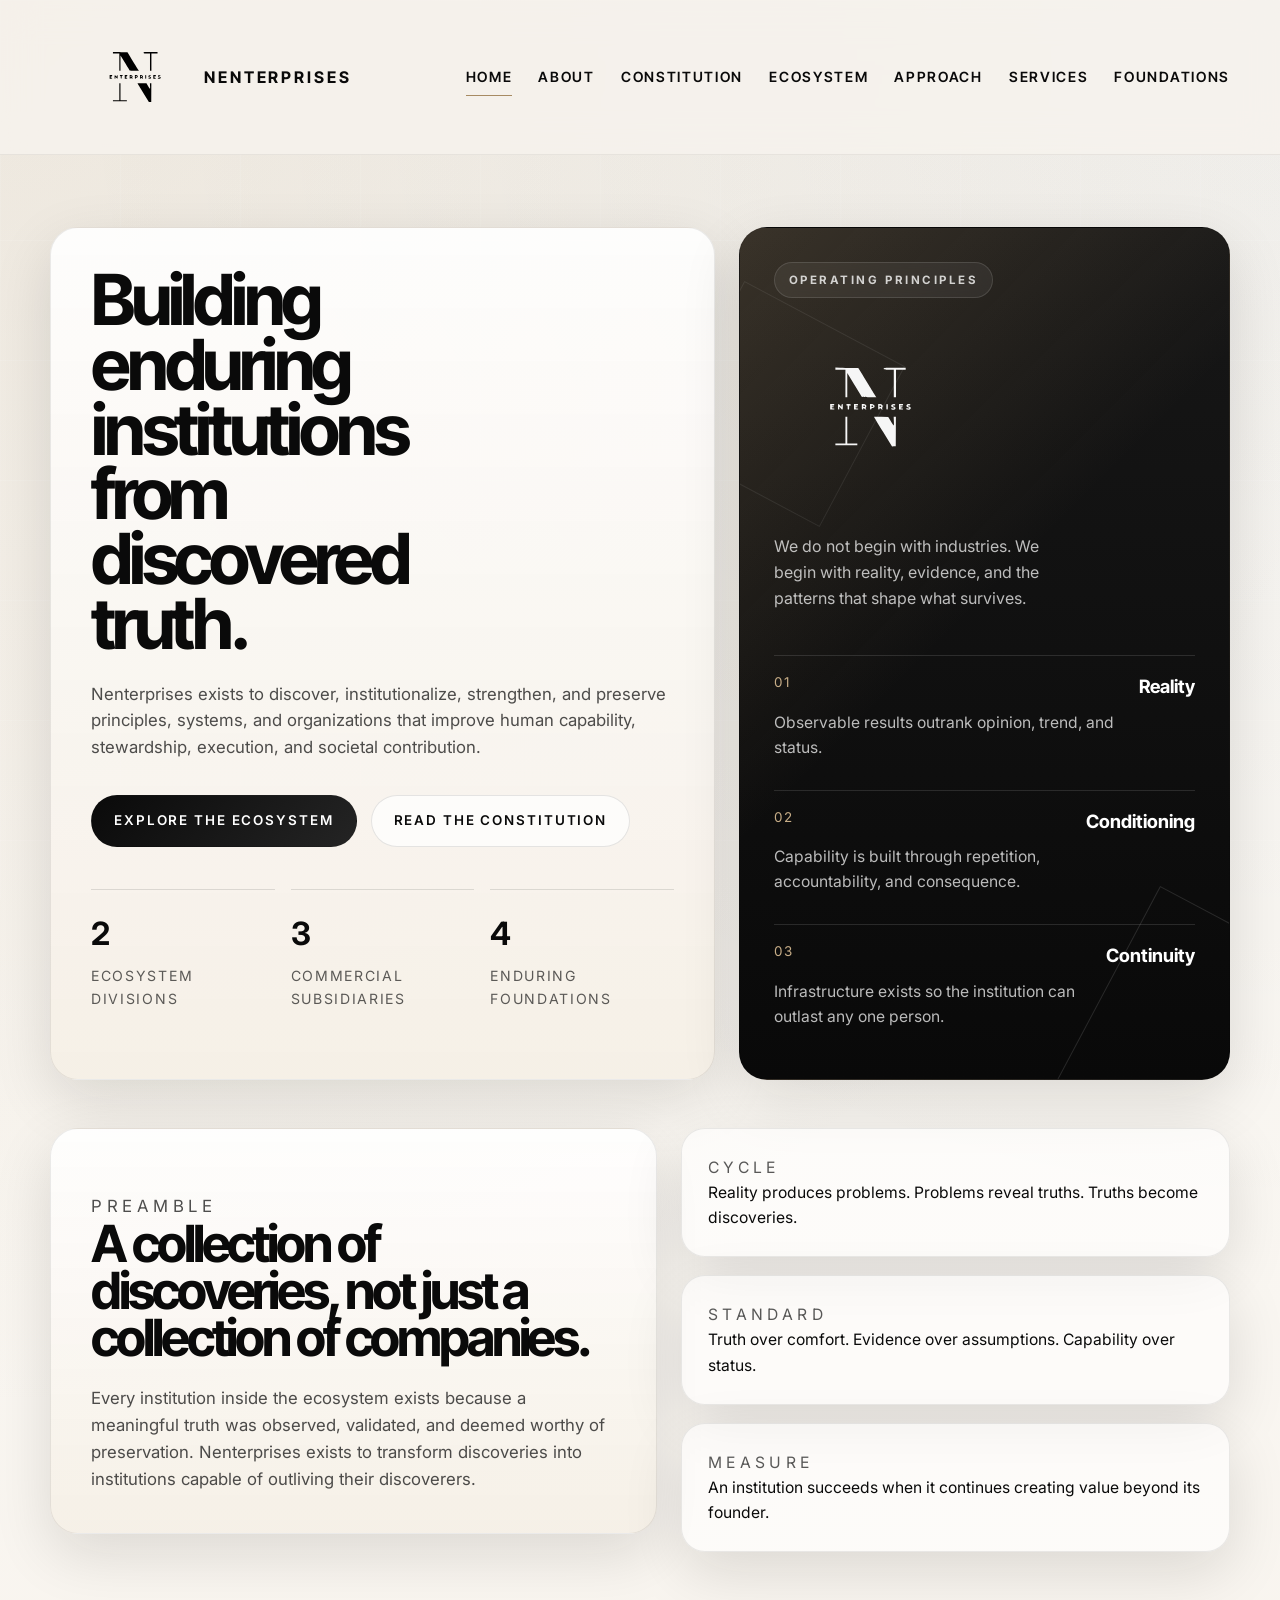
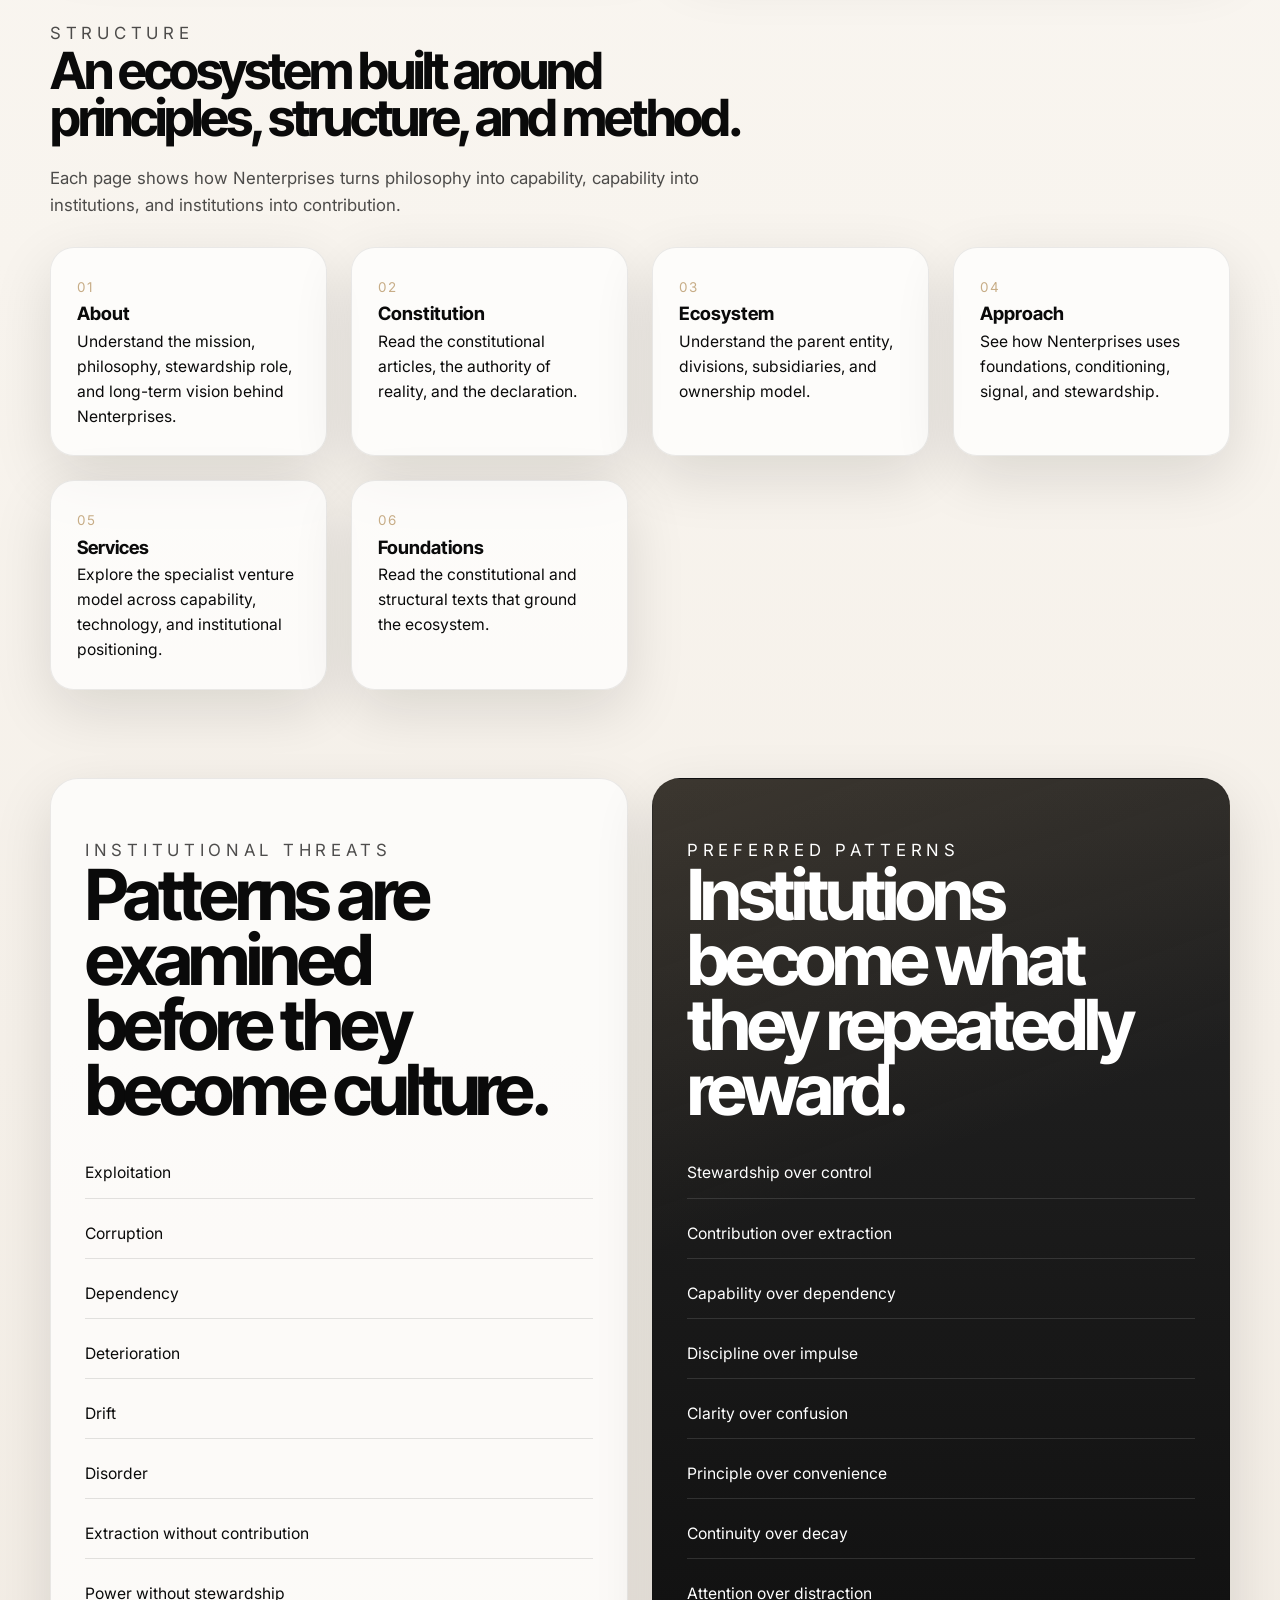
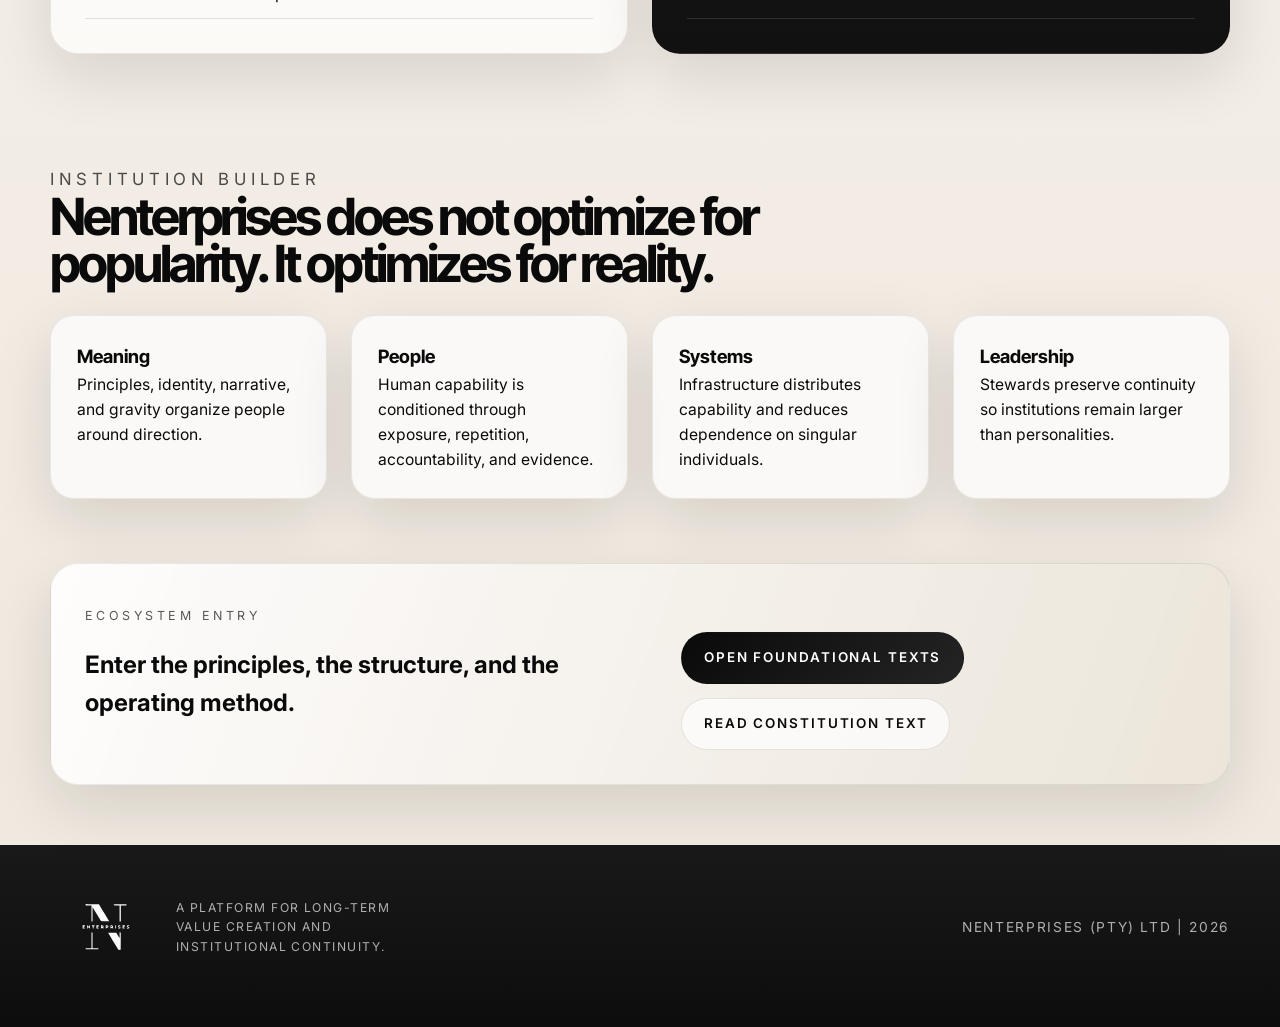
<file: index.html>
<!DOCTYPE html>
<html lang="en">
<head>
  <meta charset="UTF-8">
  <meta name="viewport" content="width=device-width, initial-scale=1.0">
  <title>Nenterprises | Building Institutions That Outlast Their Founders</title>
  <meta
    name="description"
    content="Nenterprises is the parent institution that transforms discovered principles into enduring institutions, systems, and companies."
  >
  <link rel="canonical" href="https://nenterprises.co.za/">
  <link rel="stylesheet" href="styles.css">
</head>
<body>
  <header class="site-header">
    <div class="container header-shell">
      <a class="brand-lockup" href="./" aria-label="Nenterprises home">
        <img class="brand-mark brand-mark-header" src="assets/logo-showcase.svg" alt="" aria-hidden="true">
        <span class="brand-wordmark" aria-hidden="true">NENTERPRISES</span>
      </a>

      <button class="nav-toggle" type="button" aria-expanded="false" aria-controls="site-nav" aria-label="Toggle navigation">
        <span></span>
        <span></span>
      </button>

      <nav class="site-nav" id="site-nav" aria-label="Primary">
        <a aria-current="page" href="./">Home</a>
        <a href="about/">About</a>
        <a href="constitution/">Constitution</a>
        <a href="ecosystem/">Ecosystem</a>
        <a href="approach/">Approach</a>
        <a href="services/">Services</a>
        <a href="documents/">Foundations</a>
      </nav>
    </div>
  </header>

  <main id="main">
    <section class="hero">
      <div class="container hero-grid">
        <div class="hero-copy" data-reveal>
          <h1>Building enduring institutions from discovered truth.</h1>
          <p class="hero-summary">
            Nenterprises exists to discover, institutionalize, strengthen, and preserve principles,
            systems, and organizations that improve human capability, stewardship, execution, and
            societal contribution.
          </p>
          <div class="hero-actions">
            <a class="button button-dark" href="ecosystem/">Explore the ecosystem</a>
            <a class="button button-light" href="constitution/">Read the constitution</a>
          </div>
          <dl class="hero-metrics">
            <div>
              <dt>2</dt>
              <dd>ecosystem divisions</dd>
            </div>
            <div>
              <dt>3</dt>
              <dd>commercial subsidiaries</dd>
            </div>
            <div>
              <dt>4</dt>
              <dd>enduring foundations</dd>
            </div>
          </dl>
        </div>

        <aside class="hero-panel" data-reveal>
          <div class="hero-panel-frame">
            <p class="panel-label">Operating Principles</p>
            <div class="hero-panel-mark">
              <img class="brand-mark large brand-mark-hero" src="assets/logo-showcase.svg" alt="" aria-hidden="true">
              <div class="hero-panel-copy">
                <p>
                  We do not begin with industries. We begin with reality, evidence, and the patterns
                  that shape what survives.
                </p>
              </div>
            </div>

            <div class="panel-principles">
              <article>
                <span>01</span>
                <h3>Reality</h3>
                <p>Observable results outrank opinion, trend, and status.</p>
              </article>
              <article>
                <span>02</span>
                <h3>Conditioning</h3>
                <p>Capability is built through repetition, accountability, and consequence.</p>
              </article>
              <article>
                <span>03</span>
                <h3>Continuity</h3>
                <p>Infrastructure exists so the institution can outlast any one person.</p>
              </article>
            </div>
          </div>
        </aside>
      </div>
    </section>

    <section class="manifesto">
      <div class="container manifesto-grid">
        <div class="manifesto-copy" data-reveal>
          <p class="eyebrow">Preamble</p>
          <h2>A collection of discoveries, not just a collection of companies.</h2>
          <p>
            Every institution inside the ecosystem exists because a meaningful truth was observed,
            validated, and deemed worthy of preservation. Nenterprises exists to transform discoveries
            into institutions capable of outliving their discoverers.
          </p>
        </div>
        <div class="manifesto-notes" data-reveal>
          <article>
            <p class="note-kicker">Cycle</p>
            <p>Reality produces problems. Problems reveal truths. Truths become discoveries.</p>
          </article>
          <article>
            <p class="note-kicker">Standard</p>
            <p>Truth over comfort. Evidence over assumptions. Capability over status.</p>
          </article>
          <article>
            <p class="note-kicker">Measure</p>
            <p>An institution succeeds when it continues creating value beyond its founder.</p>
          </article>
        </div>
      </div>
    </section>

    <section class="content-section">
      <div class="container">
        <div class="section-heading" data-reveal>
          <p class="eyebrow">Structure</p>
          <h2>An ecosystem built around principles, structure, and method.</h2>
          <p>
            Each page shows how Nenterprises turns philosophy into capability, capability into
            institutions, and institutions into contribution.
          </p>
        </div>
        <div class="site-map-grid">
          <a class="map-card" href="about/" data-reveal>
            <span>01</span>
            <h3>About</h3>
            <p>Understand the mission, philosophy, stewardship role, and long-term vision behind Nenterprises.</p>
          </a>
          <a class="map-card" href="constitution/" data-reveal>
            <span>02</span>
            <h3>Constitution</h3>
            <p>Read the constitutional articles, the authority of reality, and the declaration.</p>
          </a>
          <a class="map-card" href="ecosystem/" data-reveal>
            <span>03</span>
            <h3>Ecosystem</h3>
            <p>Understand the parent entity, divisions, subsidiaries, and ownership model.</p>
          </a>
          <a class="map-card" href="approach/" data-reveal>
            <span>04</span>
            <h3>Approach</h3>
            <p>See how Nenterprises uses foundations, conditioning, signal, and stewardship.</p>
          </a>
          <a class="map-card" href="services/" data-reveal>
            <span>05</span>
            <h3>Services</h3>
            <p>Explore the specialist venture model across capability, technology, and institutional positioning.</p>
          </a>
          <a class="map-card" href="documents/" data-reveal>
            <span>06</span>
            <h3>Foundations</h3>
            <p>Read the constitutional and structural texts that ground the ecosystem.</p>
          </a>
        </div>
      </div>
    </section>

    <section class="content-section">
      <div class="container split-grid">
        <div class="standards-column" data-reveal>
          <p class="eyebrow">Institutional Threats</p>
          <h2>Patterns are examined before they become culture.</h2>
          <ul class="signal-list">
            <li>Exploitation</li>
            <li>Corruption</li>
            <li>Dependency</li>
            <li>Deterioration</li>
            <li>Drift</li>
            <li>Disorder</li>
            <li>Extraction without contribution</li>
            <li>Power without stewardship</li>
          </ul>
        </div>
        <div class="standards-column positive" data-reveal>
          <p class="eyebrow">Preferred Patterns</p>
          <h2>Institutions become what they repeatedly reward.</h2>
          <ul class="signal-list">
            <li>Stewardship over control</li>
            <li>Contribution over extraction</li>
            <li>Capability over dependency</li>
            <li>Discipline over impulse</li>
            <li>Clarity over confusion</li>
            <li>Principle over convenience</li>
            <li>Continuity over decay</li>
            <li>Attention over distraction</li>
          </ul>
        </div>
      </div>
    </section>

    <section class="content-section">
      <div class="container">
        <div class="section-heading" data-reveal>
          <p class="eyebrow">Institution Builder</p>
          <h2>Nenterprises does not optimize for popularity. It optimizes for reality.</h2>
        </div>
        <div class="feature-grid">
          <article class="feature-card" data-reveal>
            <h3>Meaning</h3>
            <p>Principles, identity, narrative, and gravity organize people around direction.</p>
          </article>
          <article class="feature-card" data-reveal>
            <h3>People</h3>
            <p>Human capability is conditioned through exposure, repetition, accountability, and evidence.</p>
          </article>
          <article class="feature-card" data-reveal>
            <h3>Systems</h3>
            <p>Infrastructure distributes capability and reduces dependence on singular individuals.</p>
          </article>
          <article class="feature-card" data-reveal>
            <h3>Leadership</h3>
            <p>Stewards preserve continuity so institutions remain larger than personalities.</p>
          </article>
        </div>
      </div>
    </section>

    <section class="cta-band">
      <div class="container cta-band-shell" data-reveal>
        <div>
          <p class="eyebrow">Ecosystem Entry</p>
          <h2>Enter the principles, the structure, and the operating method.</h2>
        </div>
        <div class="hero-actions">
          <a class="button button-dark" href="documents/">Open foundational texts</a>
          <a class="button button-light" href="constitution/">Read constitution text</a>
        </div>
      </div>
    </section>
  </main>

  <footer class="site-footer">
    <div class="container footer-shell">
      <div class="footer-brand">
        <img class="brand-mark footer-mark" src="assets/logo-showcase.svg" alt="" aria-hidden="true">
        <div>
          <small>A platform for long-term value creation and institutional continuity.</small>
        </div>
      </div>
      <p class="footer-meta">Nenterprises (Pty) Ltd | <span id="year"></span></p>
    </div>
  </footer>

  <script src="script.js"></script>
</body>
</html>
</file>
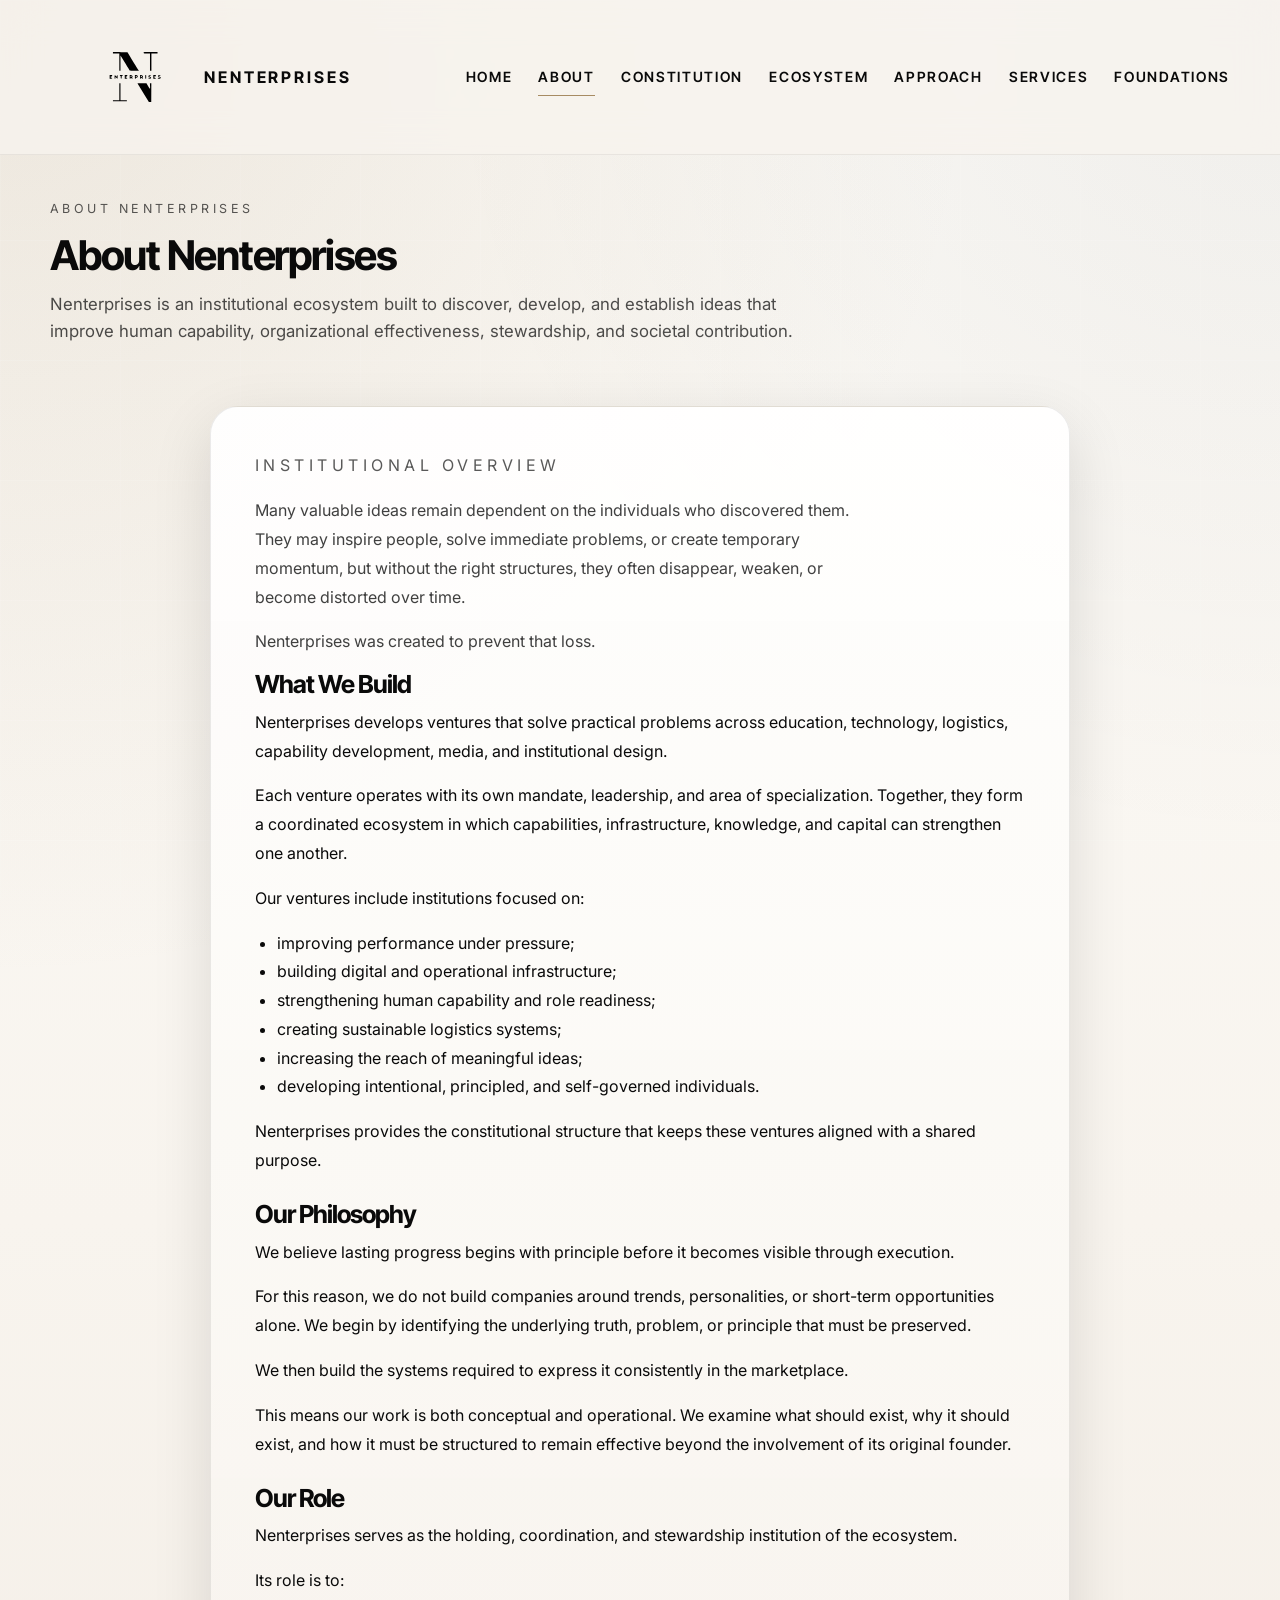
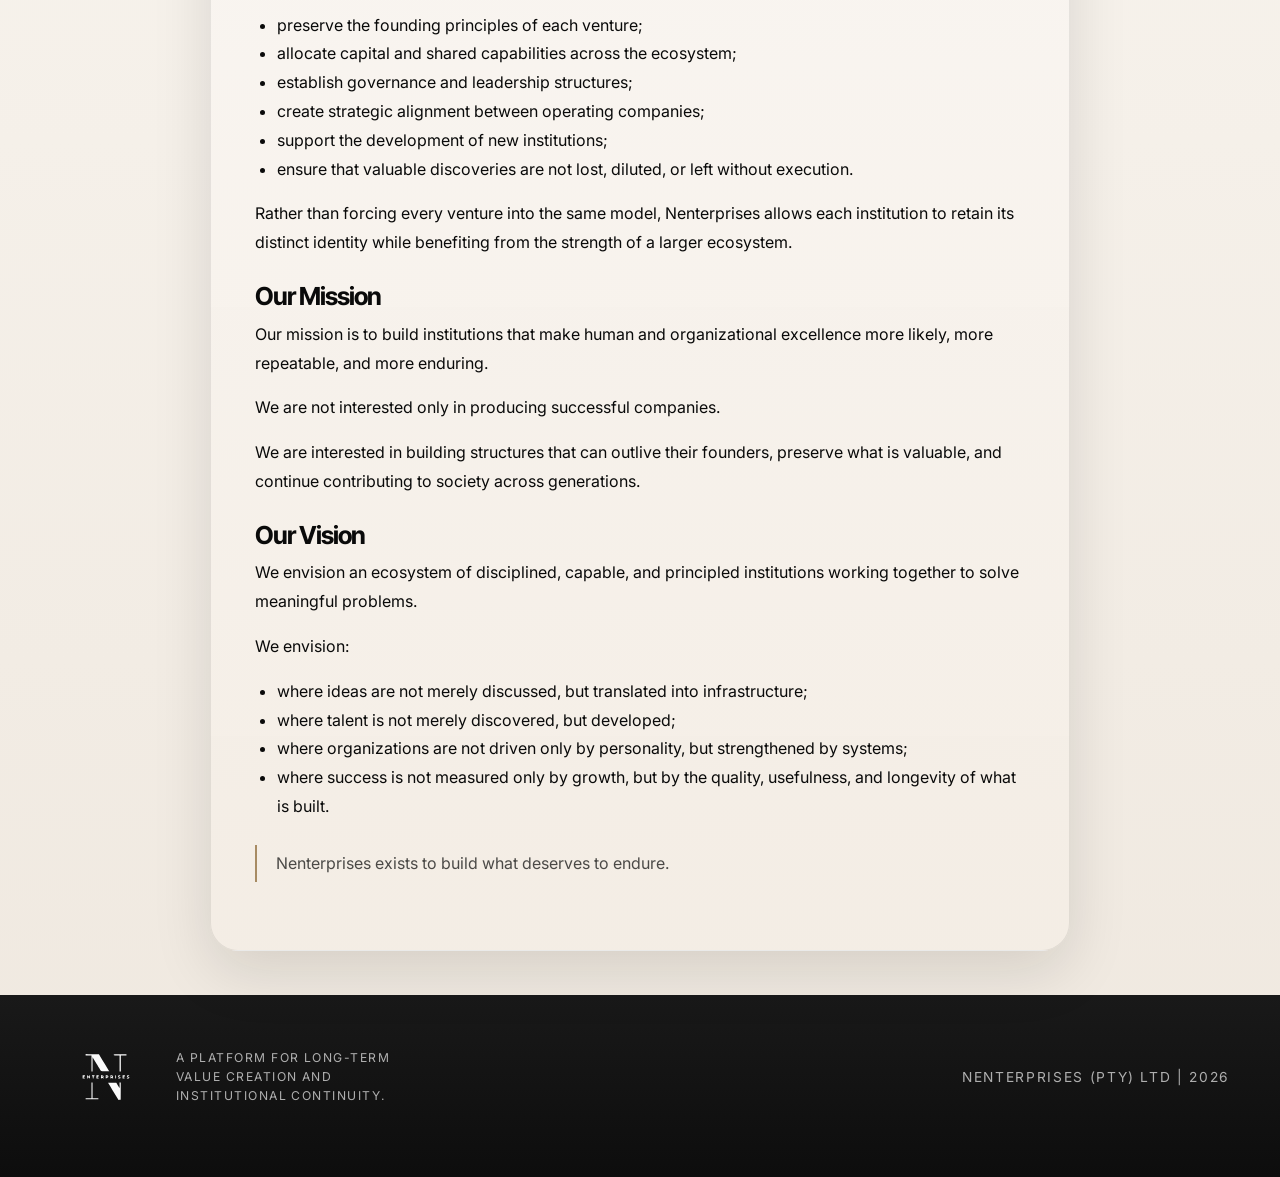
<file: about/index.html>
<!DOCTYPE html>
<html lang="en">
<head>
  <meta charset="UTF-8">
  <meta name="viewport" content="width=device-width, initial-scale=1.0">
  <title>About Nenterprises | Building What Deserves to Endure</title>
  <meta
    name="description"
    content="Learn how Nenterprises discovers, develops, and establishes ideas into enduring institutions that strengthen human capability, stewardship, and societal contribution."
  >
  <link rel="canonical" href="https://nenterprises.co.za/about/">
  <link rel="stylesheet" href="../styles.css">
</head>
<body>
  <header class="site-header">
    <div class="container header-shell">
      <a class="brand-lockup" href="../" aria-label="Nenterprises home">
        <img class="brand-mark brand-mark-header" src="../assets/logo-showcase.svg" alt="" aria-hidden="true">
        <span class="brand-wordmark" aria-hidden="true">NENTERPRISES</span>
      </a>

      <button class="nav-toggle" type="button" aria-expanded="false" aria-controls="site-nav" aria-label="Toggle navigation">
        <span></span>
        <span></span>
      </button>

      <nav class="site-nav" id="site-nav" aria-label="Primary">
        <a href="../">Home</a>
        <a aria-current="page" href="./">About</a>
        <a href="../constitution/">Constitution</a>
        <a href="../ecosystem/">Ecosystem</a>
        <a href="../approach/">Approach</a>
        <a href="../services/">Services</a>
        <a href="../documents/">Foundations</a>
      </nav>
    </div>
  </header>

  <main id="main">
    <section class="page-hero about-page-hero">
      <div class="container">
        <div data-reveal>
          <p class="eyebrow">About Nenterprises</p>
          <h1 class="page-title about-page-title">About Nenterprises</h1>
          <p class="page-summary">
            Nenterprises is an institutional ecosystem built to discover, develop, and establish ideas
            that improve human capability, organizational effectiveness, stewardship, and societal contribution.
          </p>
        </div>
      </div>
    </section>

    <section class="content-section">
      <div class="container">
        <article class="about-document nenterprises-prose" data-reveal>
          <p class="eyebrow">Institutional Overview</p>
          <p class="about-document-lead">
            Many valuable ideas remain dependent on the individuals who discovered them. They may
            inspire people, solve immediate problems, or create temporary momentum, but without the
            right structures, they often disappear, weaken, or become distorted over time.
          </p>
          <p class="about-document-lead">Nenterprises was created to prevent that loss.</p>

          <h2>What We Build</h2>
          <p>
            Nenterprises develops ventures that solve practical problems across education,
            technology, logistics, capability development, media, and institutional design.
          </p>
          <p>
            Each venture operates with its own mandate, leadership, and area of specialization.
            Together, they form a coordinated ecosystem in which capabilities, infrastructure,
            knowledge, and capital can strengthen one another.
          </p>
          <p>Our ventures include institutions focused on:</p>
          <ul>
            <li>improving performance under pressure;</li>
            <li>building digital and operational infrastructure;</li>
            <li>strengthening human capability and role readiness;</li>
            <li>creating sustainable logistics systems;</li>
            <li>increasing the reach of meaningful ideas;</li>
            <li>developing intentional, principled, and self-governed individuals.</li>
          </ul>
          <p>
            Nenterprises provides the constitutional structure that keeps these ventures aligned
            with a shared purpose.
          </p>

          <h2>Our Philosophy</h2>
          <p>
            We believe lasting progress begins with principle before it becomes visible through
            execution.
          </p>
          <p>
            For this reason, we do not build companies around trends, personalities, or short-term
            opportunities alone. We begin by identifying the underlying truth, problem, or
            principle that must be preserved.
          </p>
          <p>We then build the systems required to express it consistently in the marketplace.</p>
          <p>
            This means our work is both conceptual and operational. We examine what should exist,
            why it should exist, and how it must be structured to remain effective beyond the
            involvement of its original founder.
          </p>

          <h2>Our Role</h2>
          <p>Nenterprises serves as the holding, coordination, and stewardship institution of the ecosystem.</p>
          <p>Its role is to:</p>
          <ul>
            <li>preserve the founding principles of each venture;</li>
            <li>allocate capital and shared capabilities across the ecosystem;</li>
            <li>establish governance and leadership structures;</li>
            <li>create strategic alignment between operating companies;</li>
            <li>support the development of new institutions;</li>
            <li>ensure that valuable discoveries are not lost, diluted, or left without execution.</li>
          </ul>
          <p>
            Rather than forcing every venture into the same model, Nenterprises allows each
            institution to retain its distinct identity while benefiting from the strength of a
            larger ecosystem.
          </p>

          <h2>Our Mission</h2>
          <p>
            Our mission is to build institutions that make human and organizational excellence more
            likely, more repeatable, and more enduring.
          </p>
          <p>We are not interested only in producing successful companies.</p>
          <p>
            We are interested in building structures that can outlive their founders, preserve what
            is valuable, and continue contributing to society across generations.
          </p>

          <h2>Our Vision</h2>
          <p>
            We envision an ecosystem of disciplined, capable, and principled institutions working
            together to solve meaningful problems.
          </p>

          <p>We envision:</p>
          <ul>
            <li>where ideas are not merely discussed, but translated into infrastructure;</li>
            <li>where talent is not merely discovered, but developed;</li>
            <li>where organizations are not driven only by personality, but strengthened by systems;</li>
            <li>where success is not measured only by growth, but by the quality, usefulness, and longevity of what is built.</li>
          </ul>

          <blockquote>Nenterprises exists to build what deserves to endure.</blockquote>
        </article>
      </div>
    </section>
  </main>

  <footer class="site-footer">
    <div class="container footer-shell">
      <div class="footer-brand">
        <img class="brand-mark footer-mark" src="../assets/logo-showcase.svg" alt="" aria-hidden="true">
        <div>
          <small>A platform for long-term value creation and institutional continuity.</small>
        </div>
      </div>
      <p class="footer-meta">Nenterprises (Pty) Ltd | <span id="year"></span></p>
    </div>
  </footer>

  <script src="../script.js"></script>
</body>
</html>
</file>
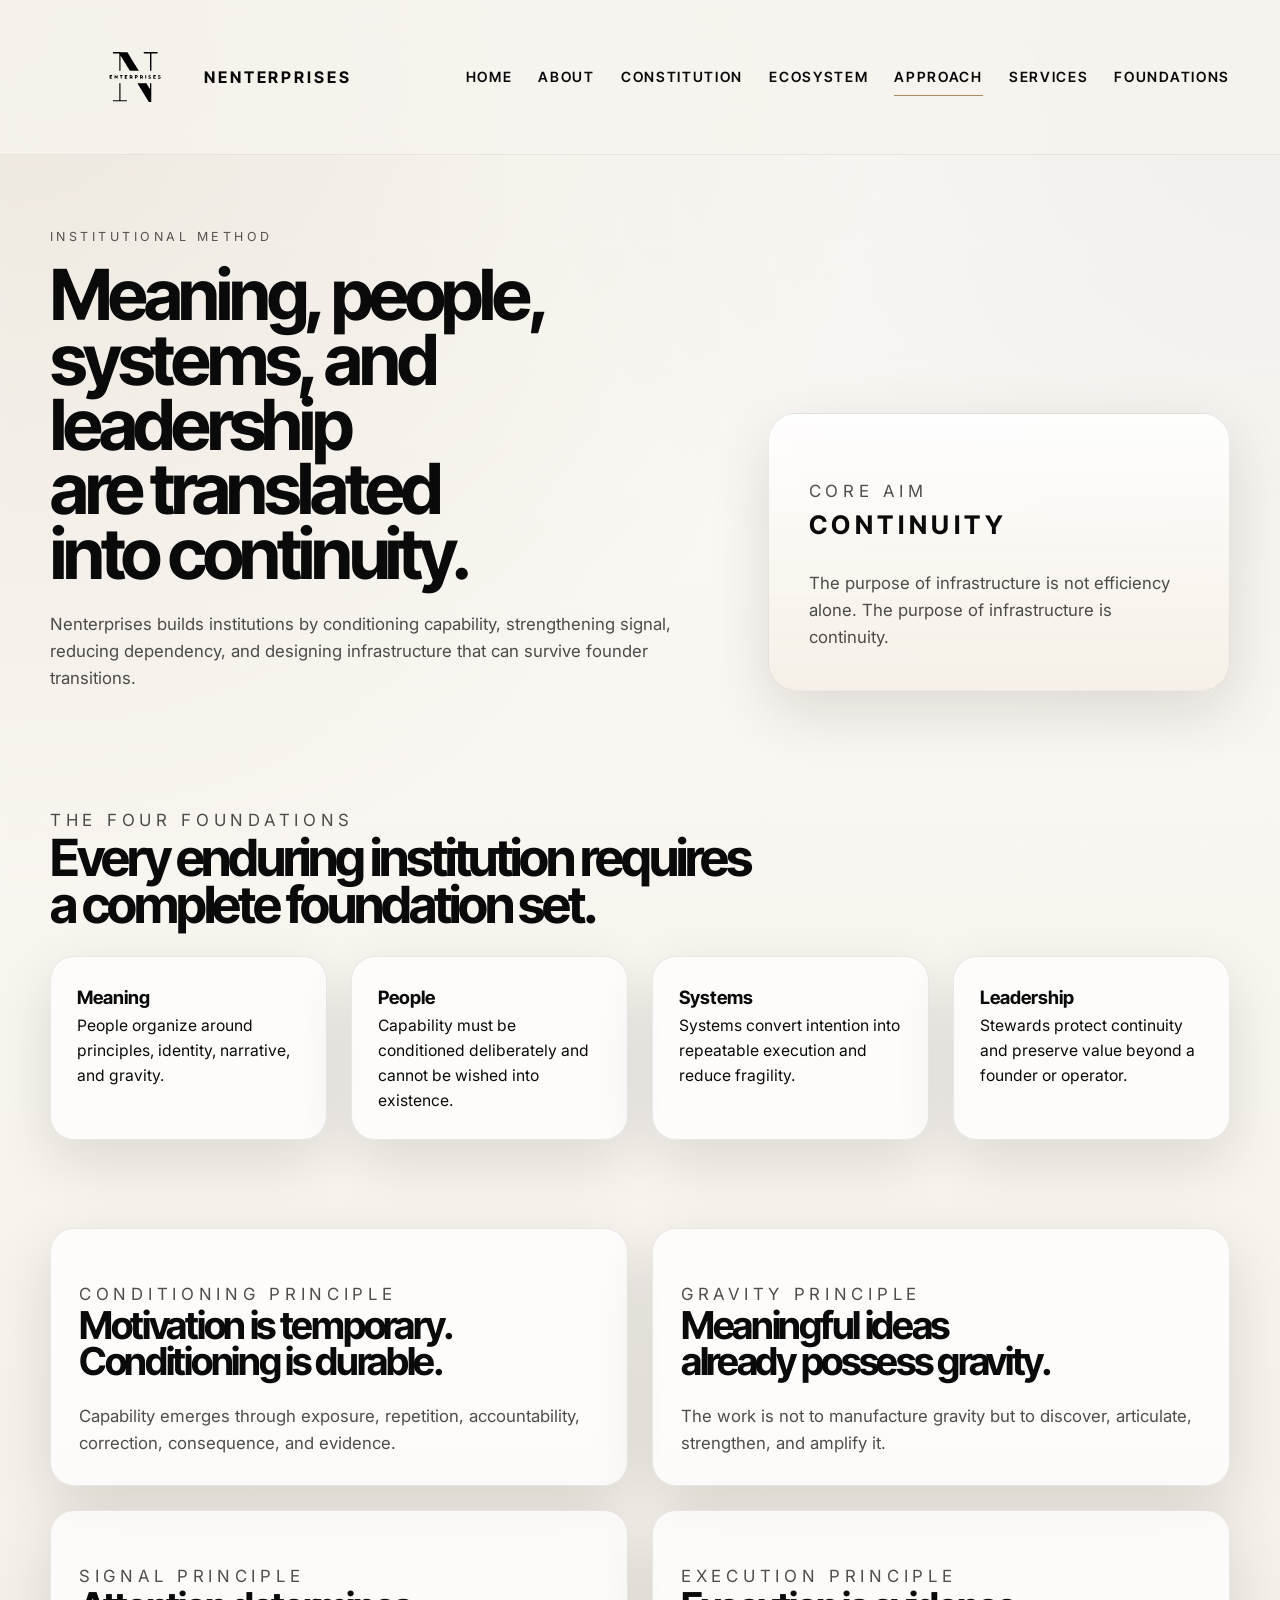
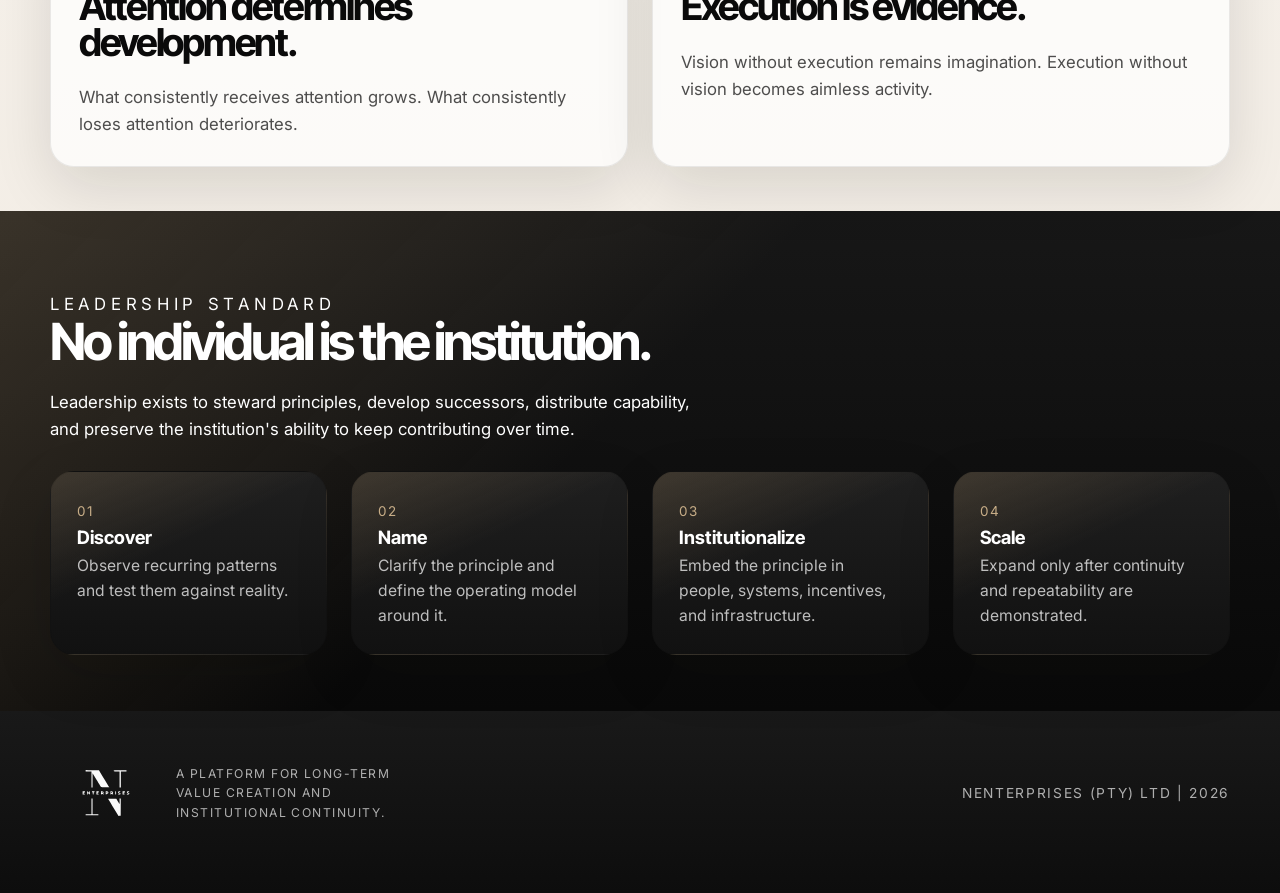
<file: approach/index.html>
<!DOCTYPE html>
<html lang="en">
<head>
  <meta charset="UTF-8">
  <meta name="viewport" content="width=device-width, initial-scale=1.0">
  <title>Nenterprises Approach | Foundations, Conditioning, and Continuity</title>
  <meta
    name="description"
    content="Learn how Nenterprises develops institutions through foundations, conditioning, infrastructure, gravity, signal, execution, and stewardship."
  >
  <link rel="canonical" href="https://nenterprises.co.za/approach/">
  <link rel="stylesheet" href="../styles.css">
</head>
<body>
  <header class="site-header">
    <div class="container header-shell">
      <a class="brand-lockup" href="../" aria-label="Nenterprises home">
        <img class="brand-mark brand-mark-header" src="../assets/logo-showcase.svg" alt="" aria-hidden="true">
        <span class="brand-wordmark" aria-hidden="true">NENTERPRISES</span>
      </a>

      <button class="nav-toggle" type="button" aria-expanded="false" aria-controls="site-nav" aria-label="Toggle navigation">
        <span></span>
        <span></span>
      </button>

      <nav class="site-nav" id="site-nav" aria-label="Primary">
        <a href="../">Home</a>
        <a href="../about/">About</a>
        <a href="../constitution/">Constitution</a>
        <a href="../ecosystem/">Ecosystem</a>
        <a aria-current="page" href="./">Approach</a>
        <a href="../services/">Services</a>
        <a href="../documents/">Foundations</a>
      </nav>
    </div>
  </header>

  <main id="main">
    <section class="page-hero">
      <div class="container page-hero-shell">
        <div data-reveal>
          <p class="eyebrow">Institutional Method</p>
          <h1 class="page-title">Meaning, people, systems, and leadership are translated into continuity.</h1>
          <p class="page-summary">
            Nenterprises builds institutions by conditioning capability, strengthening signal, reducing
            dependency, and designing infrastructure that can survive founder transitions.
          </p>
        </div>
        <div class="page-aside" data-reveal>
          <p class="panel-label">Core Aim</p>
          <h2>Continuity</h2>
          <p>
            The purpose of infrastructure is not efficiency alone. The purpose of infrastructure is
            continuity.
          </p>
        </div>
      </div>
    </section>

    <section class="content-section">
      <div class="container">
        <div class="section-heading" data-reveal>
          <p class="eyebrow">The Four Foundations</p>
          <h2>Every enduring institution requires a complete foundation set.</h2>
        </div>
        <div class="feature-grid">
          <article class="feature-card" data-reveal>
            <h3>Meaning</h3>
            <p>People organize around principles, identity, narrative, and gravity.</p>
          </article>
          <article class="feature-card" data-reveal>
            <h3>People</h3>
            <p>Capability must be conditioned deliberately and cannot be wished into existence.</p>
          </article>
          <article class="feature-card" data-reveal>
            <h3>Systems</h3>
            <p>Systems convert intention into repeatable execution and reduce fragility.</p>
          </article>
          <article class="feature-card" data-reveal>
            <h3>Leadership</h3>
            <p>Stewards protect continuity and preserve value beyond a founder or operator.</p>
          </article>
        </div>
      </div>
    </section>

    <section class="content-section">
      <div class="container principle-grid">
        <article class="principle-card" data-reveal>
          <p class="eyebrow">Conditioning Principle</p>
          <h2>Motivation is temporary. Conditioning is durable.</h2>
          <p>Capability emerges through exposure, repetition, accountability, correction, consequence, and evidence.</p>
        </article>
        <article class="principle-card" data-reveal>
          <p class="eyebrow">Gravity Principle</p>
          <h2>Meaningful ideas already possess gravity.</h2>
          <p>The work is not to manufacture gravity but to discover, articulate, strengthen, and amplify it.</p>
        </article>
        <article class="principle-card" data-reveal>
          <p class="eyebrow">Signal Principle</p>
          <h2>Attention determines development.</h2>
          <p>What consistently receives attention grows. What consistently loses attention deteriorates.</p>
        </article>
        <article class="principle-card" data-reveal>
          <p class="eyebrow">Execution Principle</p>
          <h2>Execution is evidence.</h2>
          <p>Vision without execution remains imagination. Execution without vision becomes aimless activity.</p>
        </article>
      </div>
    </section>

    <section class="content-section dark-section">
      <div class="container">
        <div class="section-heading light-heading" data-reveal>
          <p class="eyebrow">Leadership Standard</p>
          <h2>No individual is the institution.</h2>
          <p>
            Leadership exists to steward principles, develop successors, distribute capability, and
            preserve the institution's ability to keep contributing over time.
          </p>
        </div>
        <div class="timeline-grid">
          <article class="timeline-card" data-reveal>
            <span>01</span>
            <h3>Discover</h3>
            <p>Observe recurring patterns and test them against reality.</p>
          </article>
          <article class="timeline-card" data-reveal>
            <span>02</span>
            <h3>Name</h3>
            <p>Clarify the principle and define the operating model around it.</p>
          </article>
          <article class="timeline-card" data-reveal>
            <span>03</span>
            <h3>Institutionalize</h3>
            <p>Embed the principle in people, systems, incentives, and infrastructure.</p>
          </article>
          <article class="timeline-card" data-reveal>
            <span>04</span>
            <h3>Scale</h3>
            <p>Expand only after continuity and repeatability are demonstrated.</p>
          </article>
        </div>
      </div>
    </section>
  </main>

  <footer class="site-footer">
    <div class="container footer-shell">
      <div class="footer-brand">
        <img class="brand-mark footer-mark" src="../assets/logo-showcase.svg" alt="" aria-hidden="true">
        <div>
          <small>A platform for long-term value creation and institutional continuity.</small>
        </div>
      </div>
      <p class="footer-meta">Nenterprises (Pty) Ltd | <span id="year"></span></p>
    </div>
  </footer>

  <script src="../script.js"></script>
</body>
</html>
</file>
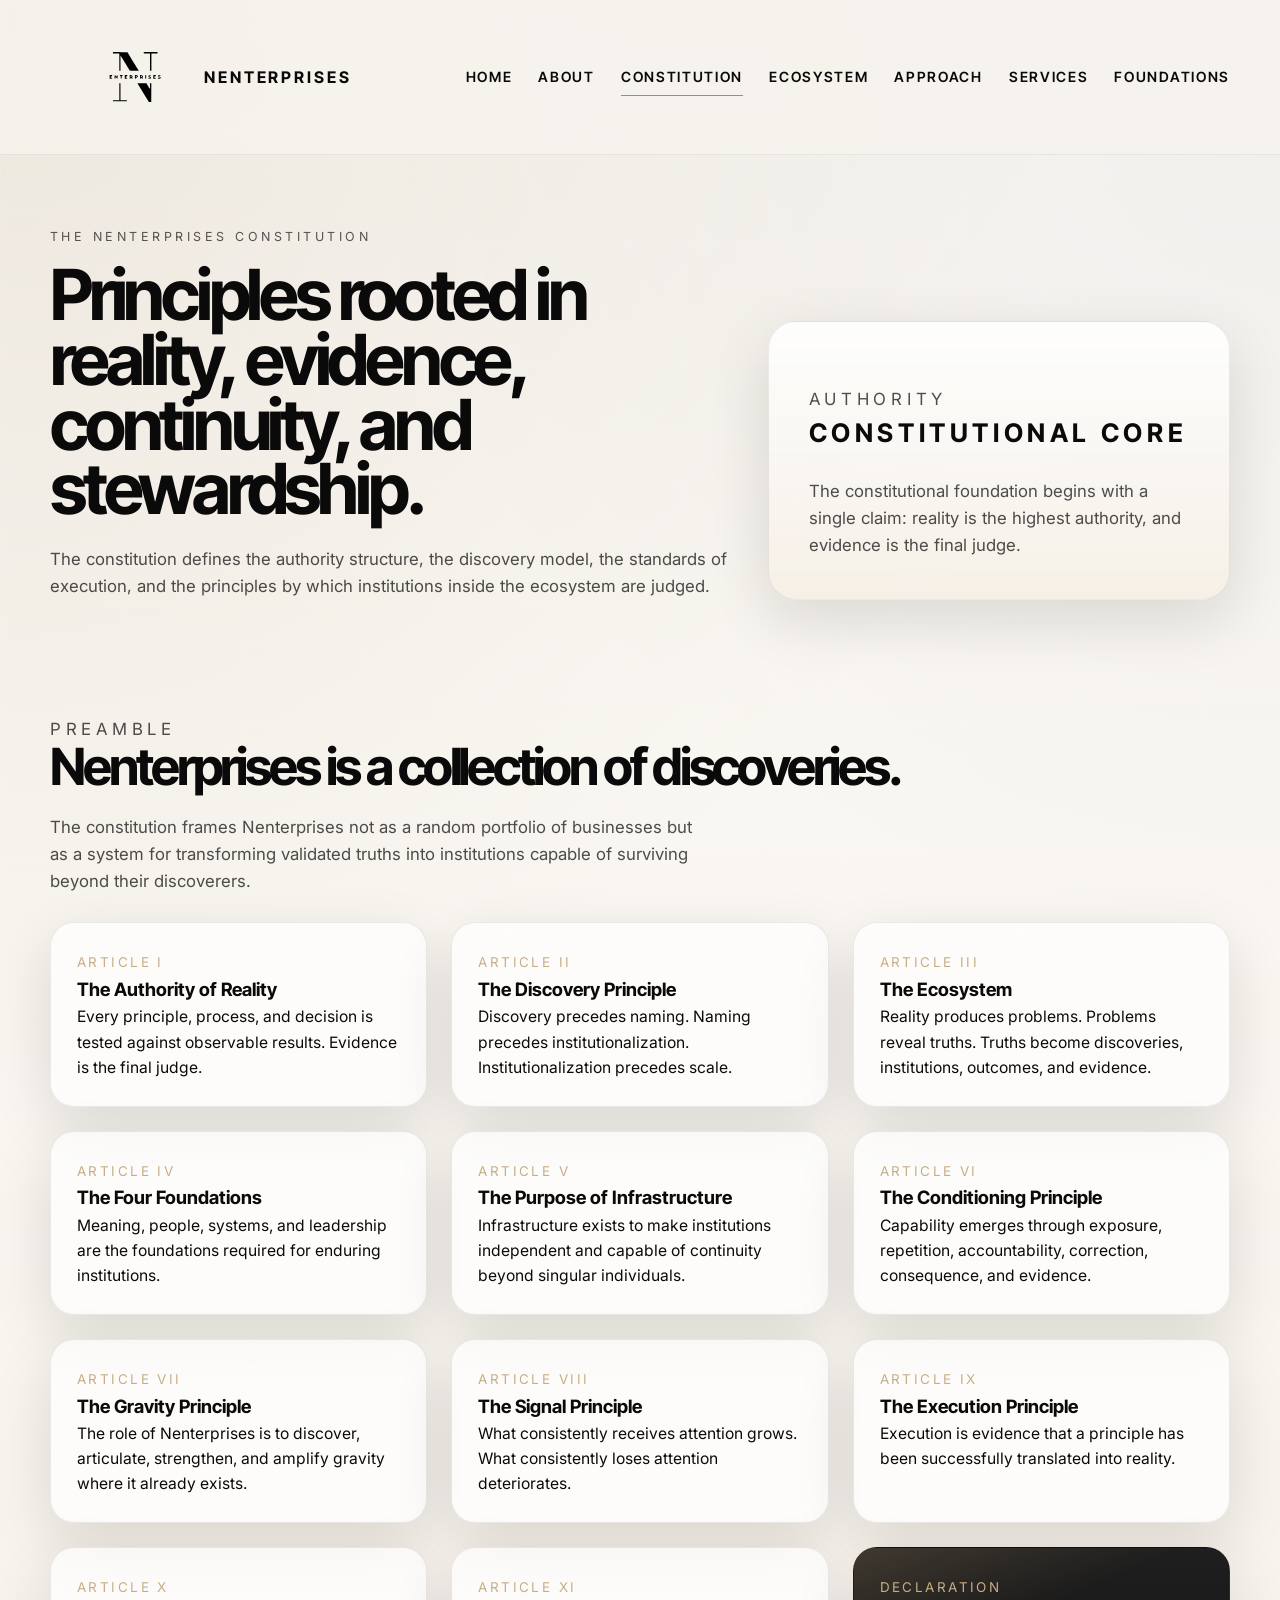
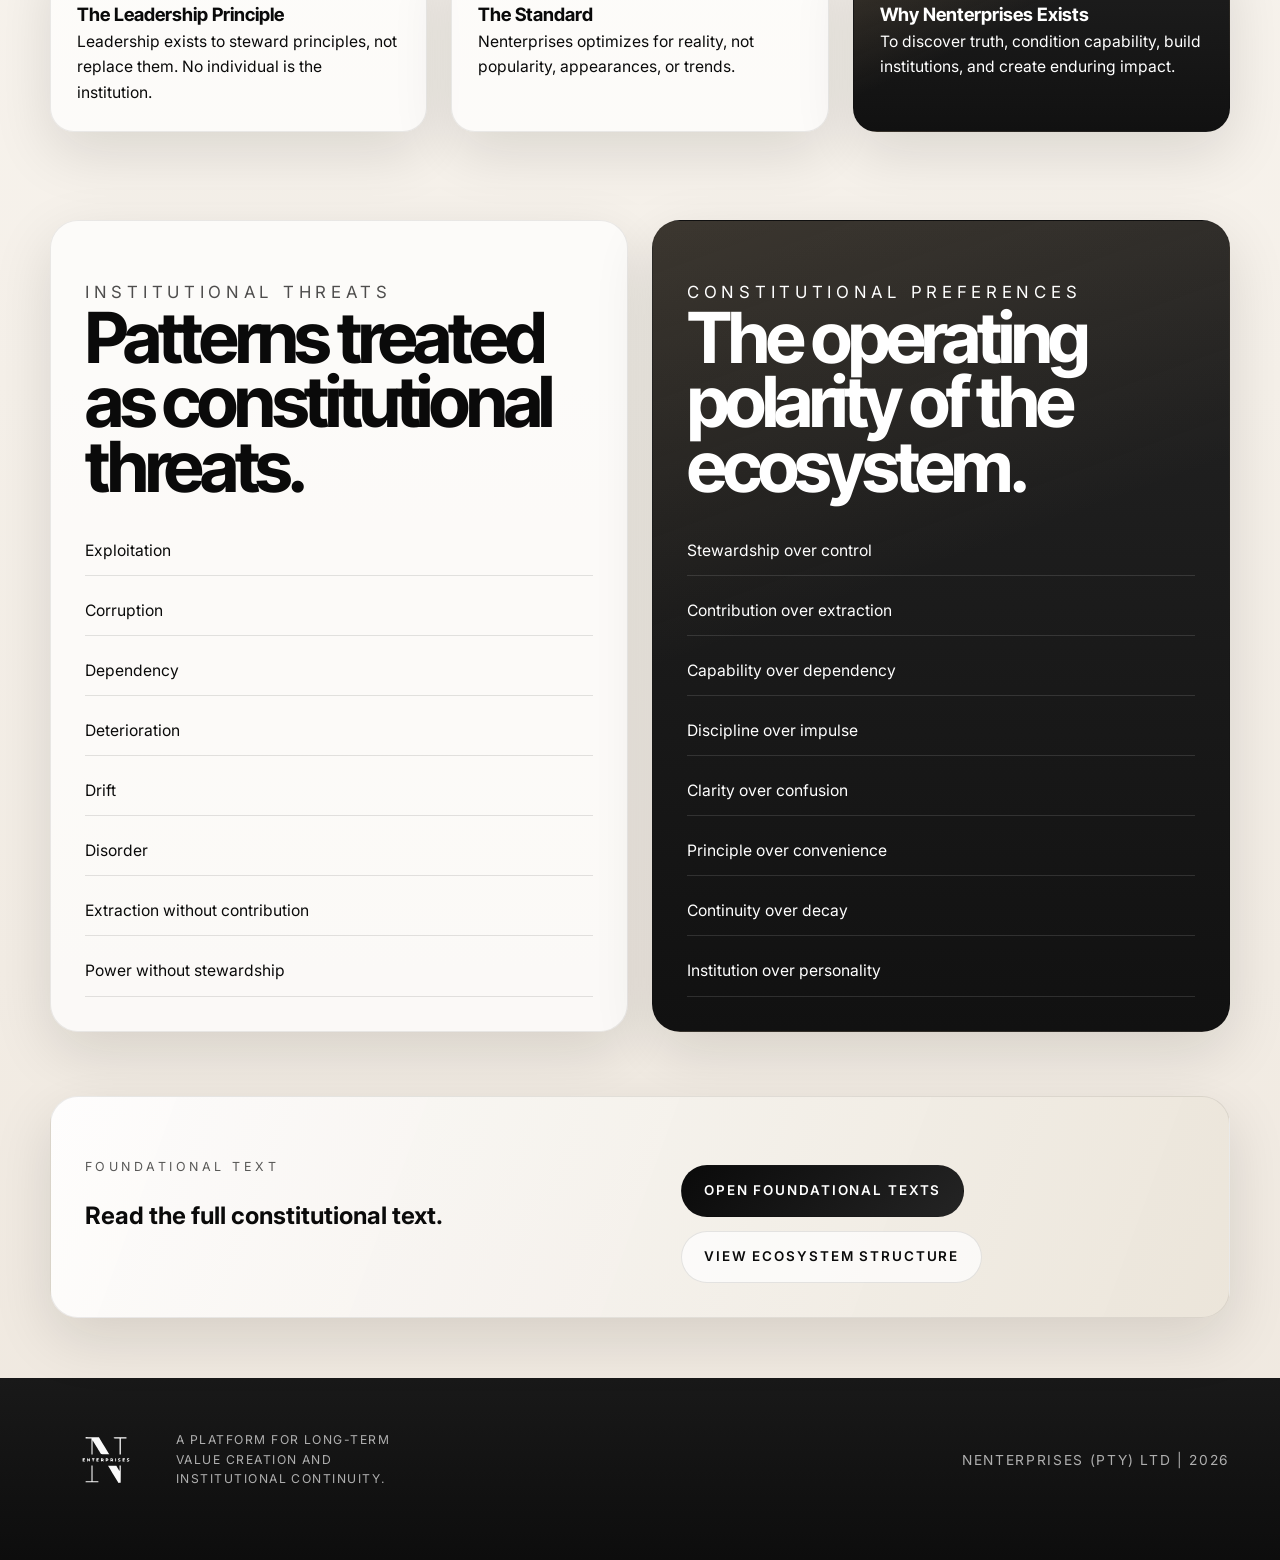
<file: constitution/index.html>
<!DOCTYPE html>
<html lang="en">
<head>
  <meta charset="UTF-8">
  <meta name="viewport" content="width=device-width, initial-scale=1.0">
  <title>Nenterprises Constitution | Principles and Declaration</title>
  <meta
    name="description"
    content="Read the Nenterprises Constitution, including the authority of reality, ecosystem logic, foundations, and declaration."
  >
  <link rel="canonical" href="https://nenterprises.co.za/constitution/">
  <link rel="stylesheet" href="../styles.css">
</head>
<body>
  <header class="site-header">
    <div class="container header-shell">
      <a class="brand-lockup" href="../" aria-label="Nenterprises home">
        <img class="brand-mark brand-mark-header" src="../assets/logo-showcase.svg" alt="" aria-hidden="true">
        <span class="brand-wordmark" aria-hidden="true">NENTERPRISES</span>
      </a>

      <button class="nav-toggle" type="button" aria-expanded="false" aria-controls="site-nav" aria-label="Toggle navigation">
        <span></span>
        <span></span>
      </button>

      <nav class="site-nav" id="site-nav" aria-label="Primary">
        <a href="../">Home</a>
        <a href="../about/">About</a>
        <a aria-current="page" href="./">Constitution</a>
        <a href="../ecosystem/">Ecosystem</a>
        <a href="../approach/">Approach</a>
        <a href="../services/">Services</a>
        <a href="../documents/">Foundations</a>
      </nav>
    </div>
  </header>

  <main id="main">
    <section class="page-hero">
      <div class="container page-hero-shell">
        <div data-reveal>
          <p class="eyebrow">The Nenterprises Constitution</p>
          <h1 class="page-title">Principles rooted in reality, evidence, continuity, and stewardship.</h1>
          <p class="page-summary">
            The constitution defines the authority structure, the discovery model, the standards of
            execution, and the principles by which institutions inside the ecosystem are judged.
          </p>
        </div>
        <div class="page-aside" data-reveal>
          <p class="panel-label">Authority</p>
          <h2>Constitutional Core</h2>
          <p>
            The constitutional foundation begins with a single claim: reality is the highest
            authority, and evidence is the final judge.
          </p>
        </div>
      </div>
    </section>

    <section class="content-section">
      <div class="container">
        <div class="section-heading" data-reveal>
          <p class="eyebrow">Preamble</p>
          <h2>Nenterprises is a collection of discoveries.</h2>
          <p>
            The constitution frames Nenterprises not as a random portfolio of businesses but as a
            system for transforming validated truths into institutions capable of surviving beyond
            their discoverers.
          </p>
        </div>
        <div class="article-grid">
          <article class="article-card" data-reveal>
            <span>Article I</span>
            <h3>The Authority of Reality</h3>
            <p>Every principle, process, and decision is tested against observable results. Evidence is the final judge.</p>
          </article>
          <article class="article-card" data-reveal>
            <span>Article II</span>
            <h3>The Discovery Principle</h3>
            <p>Discovery precedes naming. Naming precedes institutionalization. Institutionalization precedes scale.</p>
          </article>
          <article class="article-card" data-reveal>
            <span>Article III</span>
            <h3>The Ecosystem</h3>
            <p>Reality produces problems. Problems reveal truths. Truths become discoveries, institutions, outcomes, and evidence.</p>
          </article>
          <article class="article-card" data-reveal>
            <span>Article IV</span>
            <h3>The Four Foundations</h3>
            <p>Meaning, people, systems, and leadership are the foundations required for enduring institutions.</p>
          </article>
          <article class="article-card" data-reveal>
            <span>Article V</span>
            <h3>The Purpose of Infrastructure</h3>
            <p>Infrastructure exists to make institutions independent and capable of continuity beyond singular individuals.</p>
          </article>
          <article class="article-card" data-reveal>
            <span>Article VI</span>
            <h3>The Conditioning Principle</h3>
            <p>Capability emerges through exposure, repetition, accountability, correction, consequence, and evidence.</p>
          </article>
          <article class="article-card" data-reveal>
            <span>Article VII</span>
            <h3>The Gravity Principle</h3>
            <p>The role of Nenterprises is to discover, articulate, strengthen, and amplify gravity where it already exists.</p>
          </article>
          <article class="article-card" data-reveal>
            <span>Article VIII</span>
            <h3>The Signal Principle</h3>
            <p>What consistently receives attention grows. What consistently loses attention deteriorates.</p>
          </article>
          <article class="article-card" data-reveal>
            <span>Article IX</span>
            <h3>The Execution Principle</h3>
            <p>Execution is evidence that a principle has been successfully translated into reality.</p>
          </article>
          <article class="article-card" data-reveal>
            <span>Article X</span>
            <h3>The Leadership Principle</h3>
            <p>Leadership exists to steward principles, not replace them. No individual is the institution.</p>
          </article>
          <article class="article-card" data-reveal>
            <span>Article XI</span>
            <h3>The Standard</h3>
            <p>Nenterprises optimizes for reality, not popularity, appearances, or trends.</p>
          </article>
          <article class="article-card dark" data-reveal>
            <span>Declaration</span>
            <h3>Why Nenterprises Exists</h3>
            <p>To discover truth, condition capability, build institutions, and create enduring impact.</p>
          </article>
        </div>
      </div>
    </section>

    <section class="content-section">
      <div class="container split-grid">
        <div class="standards-column" data-reveal>
          <p class="eyebrow">Institutional Threats</p>
          <h2>Patterns treated as constitutional threats.</h2>
          <ul class="signal-list">
            <li>Exploitation</li>
            <li>Corruption</li>
            <li>Dependency</li>
            <li>Deterioration</li>
            <li>Drift</li>
            <li>Disorder</li>
            <li>Extraction without contribution</li>
            <li>Power without stewardship</li>
          </ul>
        </div>
        <div class="standards-column positive" data-reveal>
          <p class="eyebrow">Constitutional Preferences</p>
          <h2>The operating polarity of the ecosystem.</h2>
          <ul class="signal-list">
            <li>Stewardship over control</li>
            <li>Contribution over extraction</li>
            <li>Capability over dependency</li>
            <li>Discipline over impulse</li>
            <li>Clarity over confusion</li>
            <li>Principle over convenience</li>
            <li>Continuity over decay</li>
            <li>Institution over personality</li>
          </ul>
        </div>
      </div>
    </section>

    <section class="cta-band">
      <div class="container cta-band-shell" data-reveal>
        <div>
          <p class="eyebrow">Foundational Text</p>
          <h2>Read the full constitutional text.</h2>
        </div>
        <div class="hero-actions">
          <a class="button button-dark" href="../documents/">Open foundational texts</a>
          <a class="button button-light" href="../ecosystem/">View ecosystem structure</a>
        </div>
      </div>
    </section>
  </main>

  <footer class="site-footer">
    <div class="container footer-shell">
      <div class="footer-brand">
        <img class="brand-mark footer-mark" src="../assets/logo-showcase.svg" alt="" aria-hidden="true">
        <div>
          <small>A platform for long-term value creation and institutional continuity.</small>
        </div>
      </div>
      <p class="footer-meta">Nenterprises (Pty) Ltd | <span id="year"></span></p>
    </div>
  </footer>

  <script src="../script.js"></script>
</body>
</html>
</file>
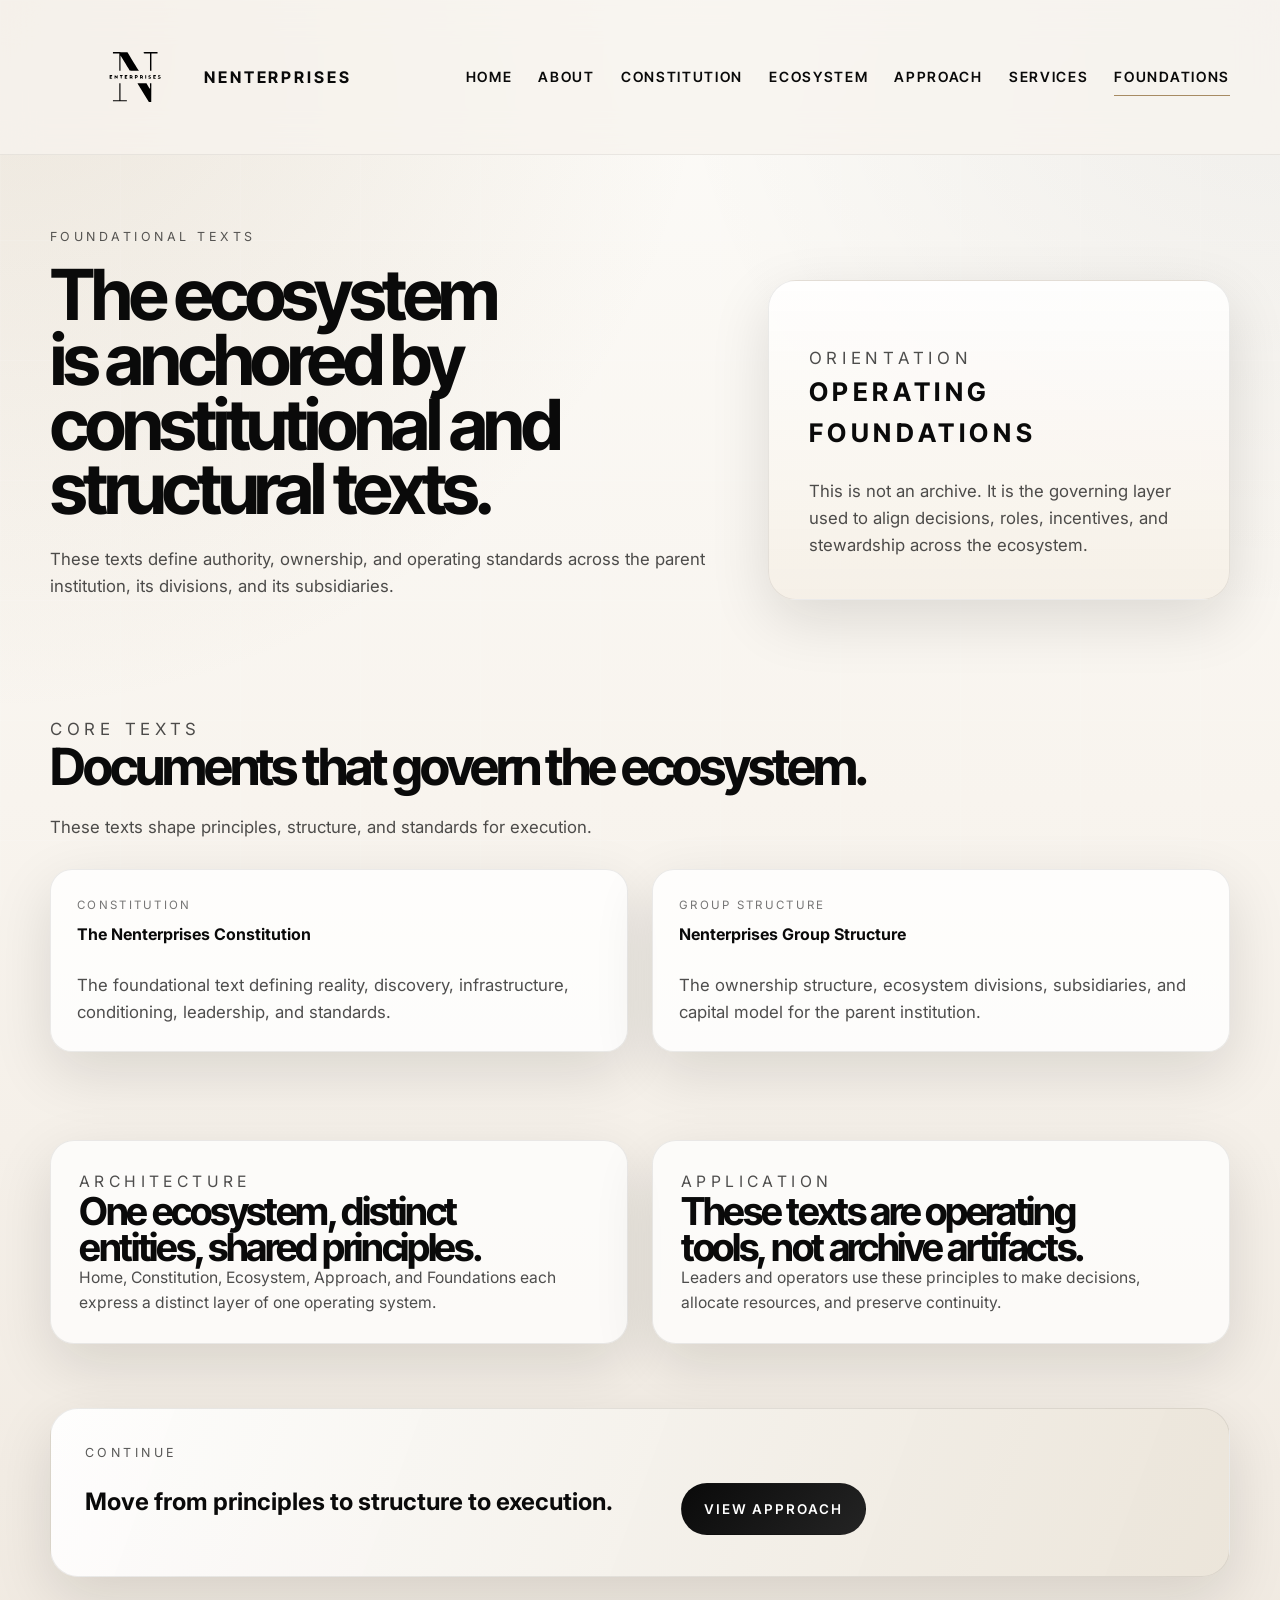
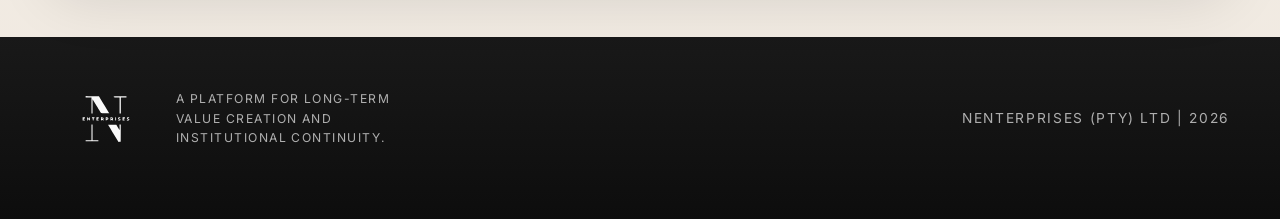
<file: documents/index.html>
<!DOCTYPE html>
<html lang="en">
<head>
  <meta charset="UTF-8">
  <meta name="viewport" content="width=device-width, initial-scale=1.0">
  <title>Nenterprises Foundations | Governing Texts</title>
  <meta
    name="description"
    content="Read the constitutional and structural texts that govern the Nenterprises ecosystem."
  >
  <link rel="canonical" href="https://nenterprises.co.za/documents/">
  <link rel="stylesheet" href="../styles.css">
</head>
<body>
  <header class="site-header">
    <div class="container header-shell">
      <a class="brand-lockup" href="../" aria-label="Nenterprises home">
        <img class="brand-mark brand-mark-header" src="../assets/logo-showcase.svg" alt="" aria-hidden="true">
        <span class="brand-wordmark" aria-hidden="true">NENTERPRISES</span>
      </a>

      <button class="nav-toggle" type="button" aria-expanded="false" aria-controls="site-nav" aria-label="Toggle navigation">
        <span></span>
        <span></span>
      </button>

      <nav class="site-nav" id="site-nav" aria-label="Primary">
        <a href="../">Home</a>
        <a href="../about/">About</a>
        <a href="../constitution/">Constitution</a>
        <a href="../ecosystem/">Ecosystem</a>
        <a href="../approach/">Approach</a>
        <a href="../services/">Services</a>
        <a aria-current="page" href="./">Foundations</a>
      </nav>
    </div>
  </header>

  <main id="main">
    <section class="page-hero">
      <div class="container page-hero-shell">
        <div data-reveal>
          <p class="eyebrow">Foundational Texts</p>
          <h1 class="page-title">The ecosystem is anchored by constitutional and structural texts.</h1>
          <p class="page-summary">
            These texts define authority, ownership, and operating standards across the parent
            institution, its divisions, and its subsidiaries.
          </p>
        </div>
        <div class="page-aside" data-reveal>
          <p class="panel-label">Orientation</p>
          <h2>Operating Foundations</h2>
          <p>
            This is not an archive. It is the governing layer used to align decisions, roles,
            incentives, and stewardship across the ecosystem.
          </p>
        </div>
      </div>
    </section>

    <section class="content-section">
      <div class="container">
        <div class="section-heading" data-reveal>
          <p class="eyebrow">Core Texts</p>
          <h2>Documents that govern the ecosystem.</h2>
          <p>These texts shape principles, structure, and standards for execution.</p>
        </div>
        <div class="document-grid">
          <a class="document-card" href="../constitution/" data-reveal>
            <span>Constitution</span>
            <strong>The Nenterprises Constitution</strong>
            <p>The foundational text defining reality, discovery, infrastructure, conditioning, leadership, and standards.</p>
          </a>
          <a class="document-card" href="../ecosystem/" data-reveal>
            <span>Group Structure</span>
            <strong>Nenterprises Group Structure</strong>
            <p>The ownership structure, ecosystem divisions, subsidiaries, and capital model for the parent institution.</p>
          </a>
        </div>
      </div>
    </section>

    <section class="content-section">
      <div class="container two-column-copy">
        <article class="copy-card" data-reveal>
          <p class="eyebrow">Architecture</p>
          <h2>One ecosystem, distinct entities, shared principles.</h2>
          <p>Home, Constitution, Ecosystem, Approach, and Foundations each express a distinct layer of one operating system.</p>
        </article>
        <article class="copy-card" data-reveal>
          <p class="eyebrow">Application</p>
          <h2>These texts are operating tools, not archive artifacts.</h2>
          <p>Leaders and operators use these principles to make decisions, allocate resources, and preserve continuity.</p>
        </article>
      </div>
    </section>

    <section class="cta-band">
      <div class="container cta-band-shell" data-reveal>
        <div>
          <p class="eyebrow">Continue</p>
          <h2>Move from principles to structure to execution.</h2>
        </div>
        <div class="hero-actions">
          <a class="button button-dark" href="../approach/">View approach</a>
        </div>
      </div>
    </section>
  </main>

  <footer class="site-footer">
    <div class="container footer-shell">
      <div class="footer-brand">
        <img class="brand-mark footer-mark" src="../assets/logo-showcase.svg" alt="" aria-hidden="true">
        <div>
          <small>A platform for long-term value creation and institutional continuity.</small>
        </div>
      </div>
      <p class="footer-meta">Nenterprises (Pty) Ltd | <span id="year"></span></p>
    </div>
  </footer>

  <script src="../script.js"></script>
</body>
</html>
</file>
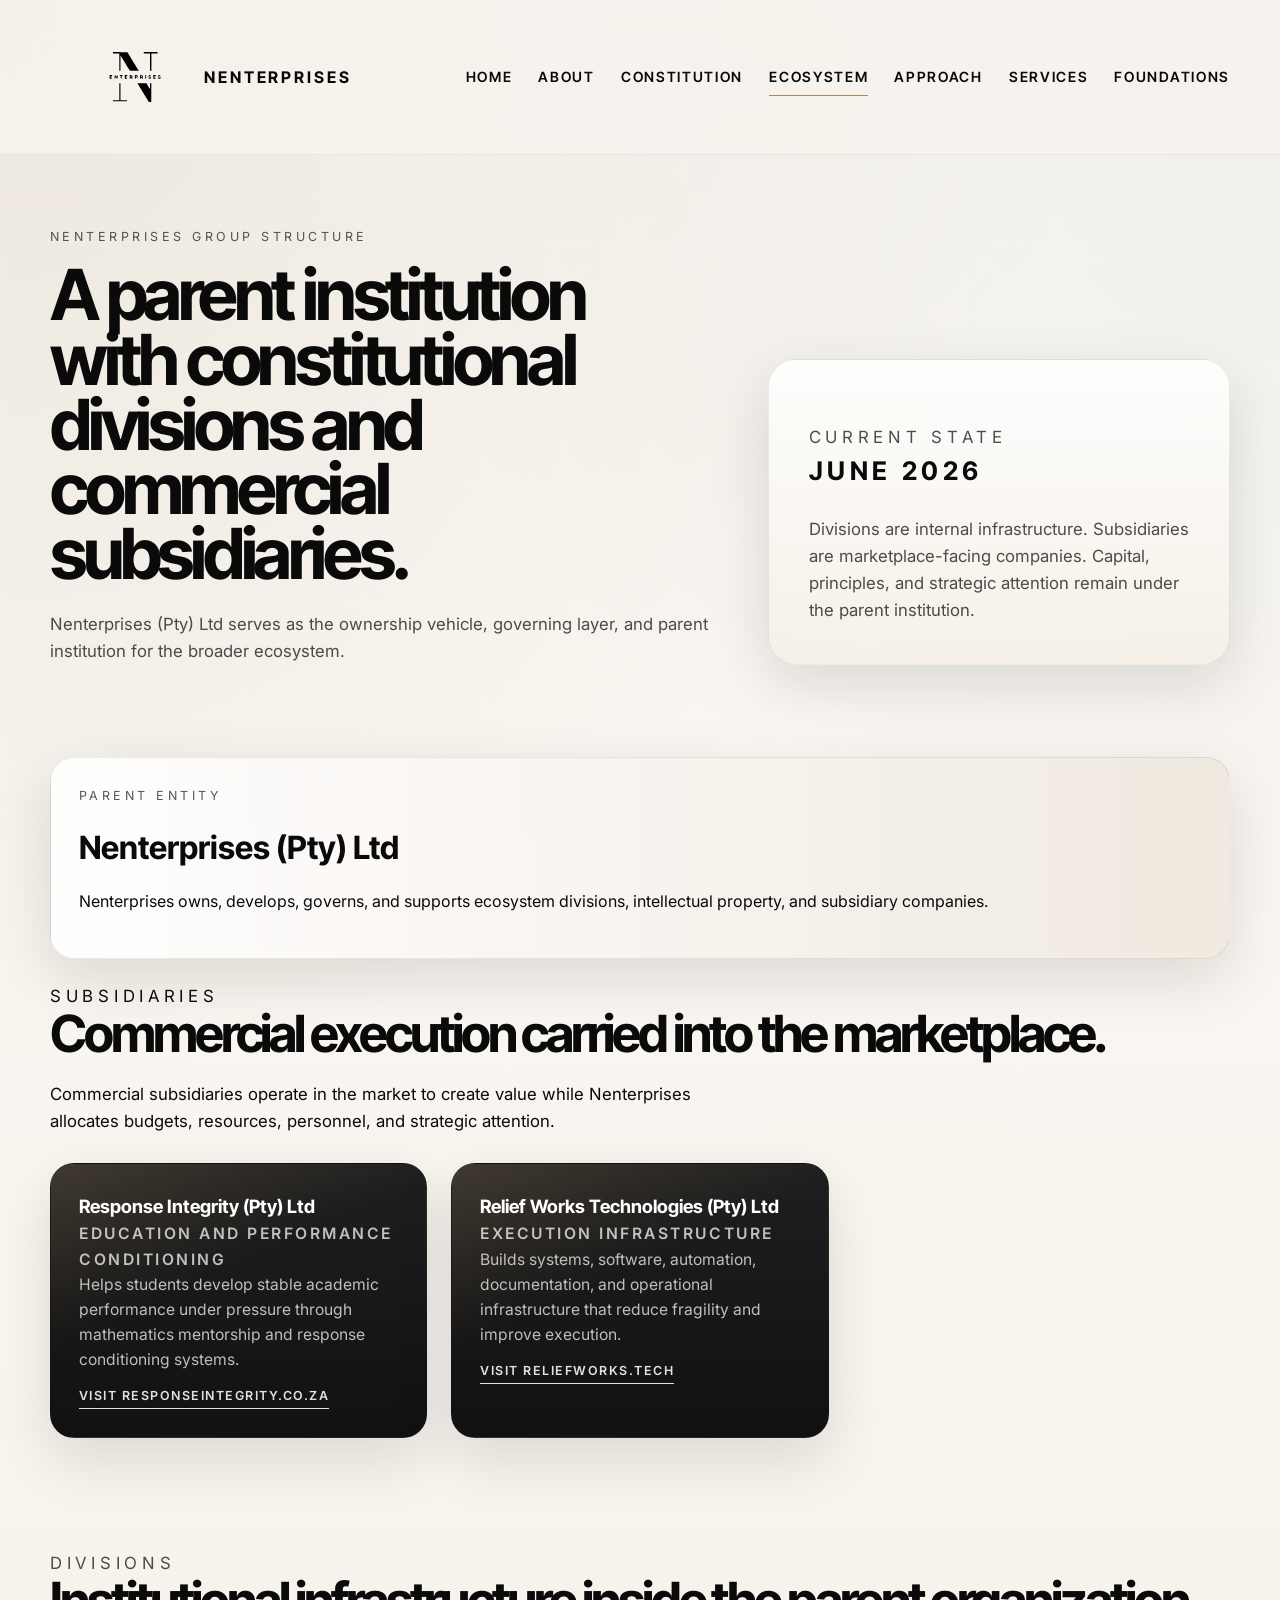
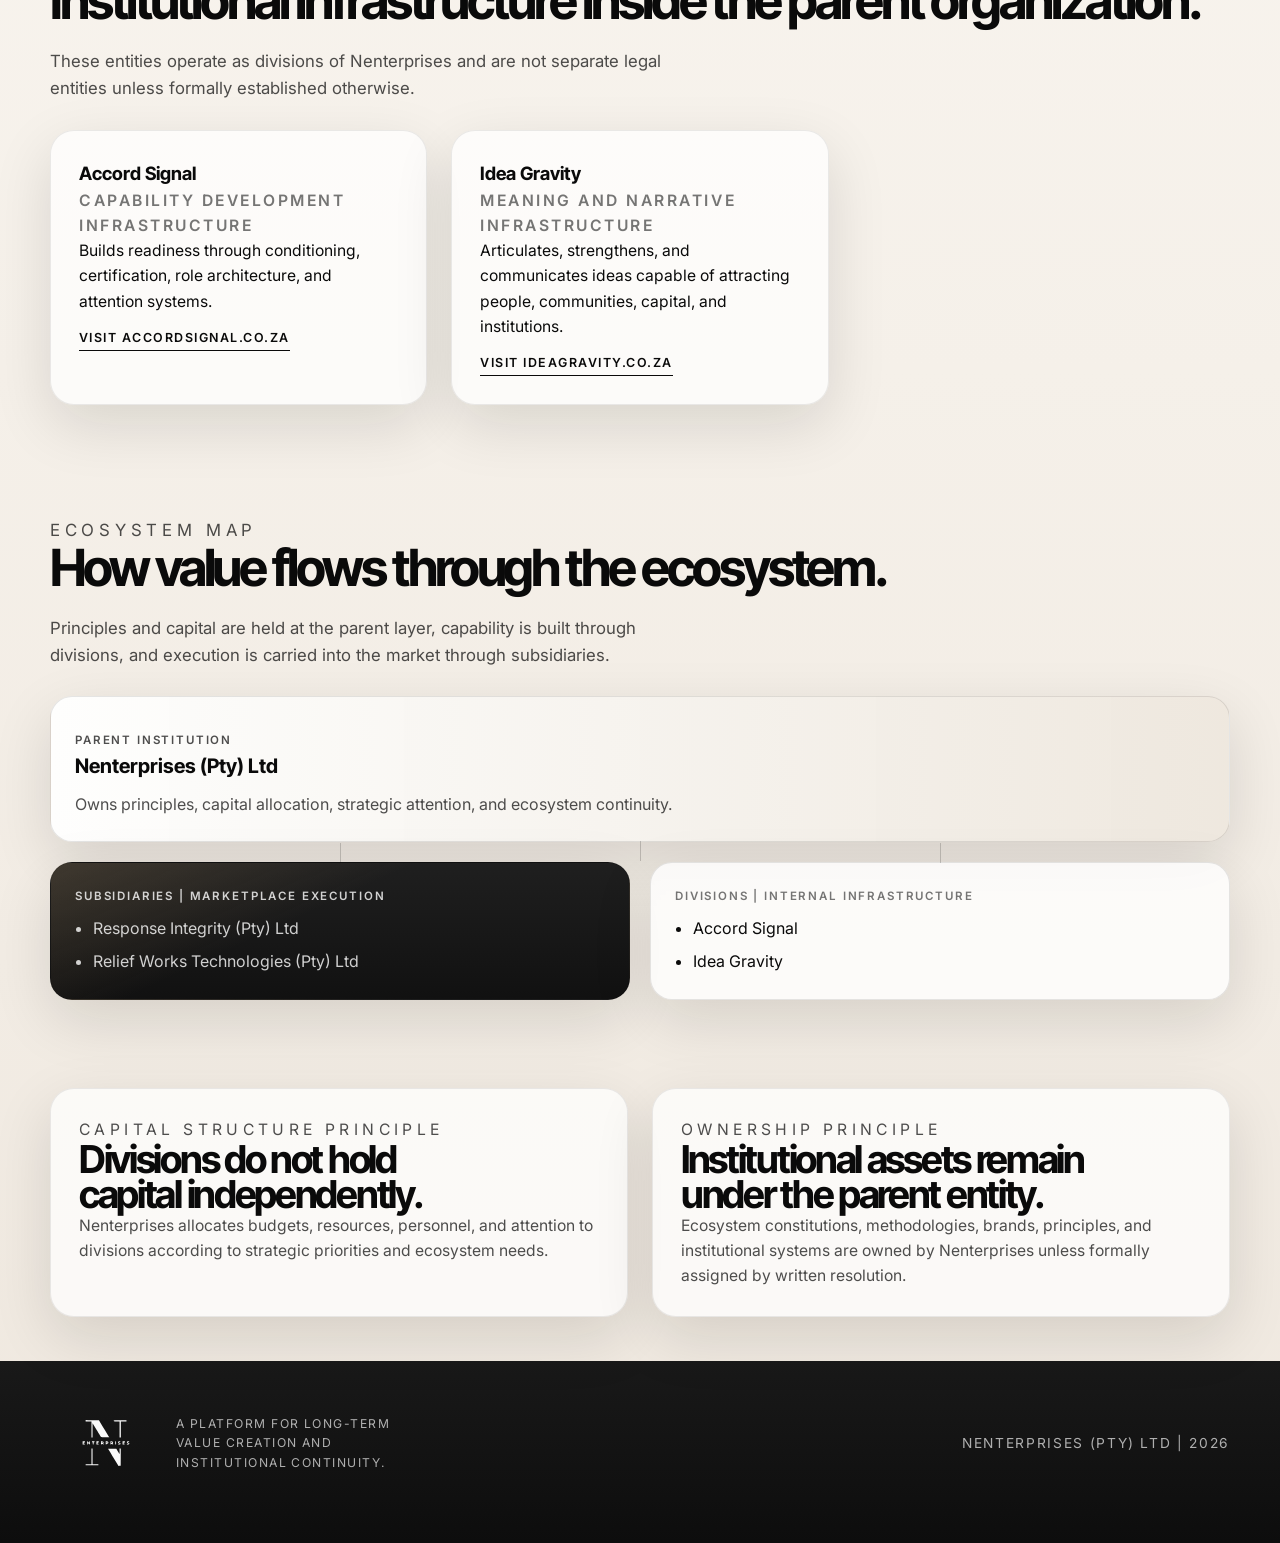
<file: ecosystem/index.html>
<!DOCTYPE html>
<html lang="en">
<head>
  <meta charset="UTF-8">
  <meta name="viewport" content="width=device-width, initial-scale=1.0">
  <title>Nenterprises Ecosystem | Divisions and Subsidiaries</title>
  <meta
    name="description"
    content="Explore the Nenterprises ecosystem, including the parent institution, divisions, subsidiaries, and capital structure."
  >
  <link rel="canonical" href="https://nenterprises.co.za/ecosystem/">
  <link rel="stylesheet" href="../styles.css">
</head>
<body>
  <header class="site-header">
    <div class="container header-shell">
      <a class="brand-lockup" href="../" aria-label="Nenterprises home">
        <img class="brand-mark brand-mark-header" src="../assets/logo-showcase.svg" alt="" aria-hidden="true">
        <span class="brand-wordmark" aria-hidden="true">NENTERPRISES</span>
      </a>

      <button class="nav-toggle" type="button" aria-expanded="false" aria-controls="site-nav" aria-label="Toggle navigation">
        <span></span>
        <span></span>
      </button>

      <nav class="site-nav" id="site-nav" aria-label="Primary">
        <a href="../">Home</a>
        <a href="../about/">About</a>
        <a href="../constitution/">Constitution</a>
        <a aria-current="page" href="./">Ecosystem</a>
        <a href="../approach/">Approach</a>
        <a href="../services/">Services</a>
        <a href="../documents/">Foundations</a>
      </nav>
    </div>
  </header>

  <main id="main">
    <section class="page-hero">
      <div class="container page-hero-shell">
        <div data-reveal>
          <p class="eyebrow">Nenterprises Group Structure</p>
          <h1 class="page-title">A parent institution with constitutional divisions and commercial subsidiaries.</h1>
          <p class="page-summary">
            Nenterprises (Pty) Ltd serves as the ownership vehicle, governing layer, and parent
            institution for the broader ecosystem.
          </p>
        </div>
        <div class="page-aside" data-reveal>
          <p class="panel-label">Current State</p>
          <h2>June 2026</h2>
          <p>
            Divisions are internal infrastructure. Subsidiaries are marketplace-facing companies.
            Capital, principles, and strategic attention remain under the parent institution.
          </p>
        </div>
      </div>
    </section>

    <section class="content-section">
      <div class="container">
        <div class="parent-card" data-reveal>
          <p class="parent-label">Parent Entity</p>
          <h3>Nenterprises (Pty) Ltd</h3>
          <p>
            Nenterprises owns, develops, governs, and supports ecosystem divisions, intellectual
            property, and subsidiary companies.
          </p>
        </div>
        <div class="section-heading black-heading" data-reveal>
          <p class="eyebrow">Subsidiaries</p>
          <h2>Commercial execution carried into the marketplace.</h2>
          <p>
            Commercial subsidiaries operate in the market to create value while Nenterprises
            allocates budgets, resources, personnel, and strategic attention.
          </p>
        </div>
        <div class="entity-grid">
          <article class="entity-card dark" data-reveal>
            <h3>Response Integrity (Pty) Ltd</h3>
            <p class="entity-meta">Education and performance conditioning</p>
            <p>Helps students develop stable academic performance under pressure through mathematics mentorship and response conditioning systems.</p>
            <a class="entity-link" href="https://www.responseintegrity.co.za" target="_blank" rel="noopener noreferrer">Visit responseintegrity.co.za</a>
          </article>
          <article class="entity-card dark" data-reveal>
            <h3>Relief Works Technologies (Pty) Ltd</h3>
            <p class="entity-meta">Execution infrastructure</p>
            <p>Builds systems, software, automation, documentation, and operational infrastructure that reduce fragility and improve execution.</p>
            <a class="entity-link" href="https://www.reliefworks.tech" target="_blank" rel="noopener noreferrer">Visit reliefworks.tech</a>
          </article>
        </div>
      </div>
    </section>

    <section class="content-section">
      <div class="container">
        <div class="section-heading" data-reveal>
          <p class="eyebrow">Divisions</p>
          <h2>Institutional infrastructure inside the parent organization.</h2>
          <p>
            These entities operate as divisions of Nenterprises and are not separate legal entities
            unless formally established otherwise.
          </p>
        </div>
        <div class="entity-grid">
          <article class="entity-card" data-reveal>
            <h3>Accord Signal</h3>
            <p class="entity-meta">Capability development infrastructure</p>
            <p>Builds readiness through conditioning, certification, role architecture, and attention systems.</p>
            <a class="entity-link" href="https://www.accordsignal.co.za" target="_blank" rel="noopener noreferrer">Visit accordsignal.co.za</a>
          </article>
          <article class="entity-card" data-reveal>
            <h3>Idea Gravity</h3>
            <p class="entity-meta">Meaning and narrative infrastructure</p>
            <p>Articulates, strengthens, and communicates ideas capable of attracting people, communities, capital, and institutions.</p>
            <a class="entity-link" href="https://www.ideagravity.co.za" target="_blank" rel="noopener noreferrer">Visit ideagravity.co.za</a>
          </article>
        </div>
      </div>
    </section>

    <section class="content-section">
      <div class="container">
        <div class="section-heading" data-reveal>
          <p class="eyebrow">Ecosystem Map</p>
          <h2>How value flows through the ecosystem.</h2>
          <p>
            Principles and capital are held at the parent layer, capability is built through divisions,
            and execution is carried into the market through subsidiaries.
          </p>
        </div>

        <div class="ecosystem-map" data-reveal>
          <article class="map-node map-parent-node">
            <p class="map-node-label">Parent Institution</p>
            <h3>Nenterprises (Pty) Ltd</h3>
            <p>Owns principles, capital allocation, strategic attention, and ecosystem continuity.</p>
          </article>

          <div class="map-lanes">
            <article class="map-lane map-lane-dark">
              <p class="map-node-label">Subsidiaries | Marketplace Execution</p>
              <ul>
                <li>Response Integrity (Pty) Ltd</li>
                <li>Relief Works Technologies (Pty) Ltd</li>
              </ul>
            </article>

            <article class="map-lane">
              <p class="map-node-label">Divisions | Internal Infrastructure</p>
              <ul>
                <li>Accord Signal</li>
                <li>Idea Gravity</li>
              </ul>
            </article>
          </div>
        </div>
      </div>
    </section>

    <section class="content-section">
      <div class="container two-column-copy">
        <article class="copy-card" data-reveal>
          <p class="eyebrow">Capital Structure Principle</p>
          <h2>Divisions do not hold capital independently.</h2>
          <p>
            Nenterprises allocates budgets, resources, personnel, and attention to divisions according
            to strategic priorities and ecosystem needs.
          </p>
        </article>
        <article class="copy-card" data-reveal>
          <p class="eyebrow">Ownership Principle</p>
          <h2>Institutional assets remain under the parent entity.</h2>
          <p>
            Ecosystem constitutions, methodologies, brands, principles, and institutional systems are
            owned by Nenterprises unless formally assigned by written resolution.
          </p>
        </article>
      </div>
    </section>
  </main>

  <footer class="site-footer">
    <div class="container footer-shell">
      <div class="footer-brand">
        <img class="brand-mark footer-mark" src="../assets/logo-showcase.svg" alt="" aria-hidden="true">
        <div>
          <small>A platform for long-term value creation and institutional continuity.</small>
        </div>
      </div>
      <p class="footer-meta">Nenterprises (Pty) Ltd | <span id="year"></span></p>
    </div>
  </footer>

  <script src="../script.js"></script>
</body>
</html>
</file>
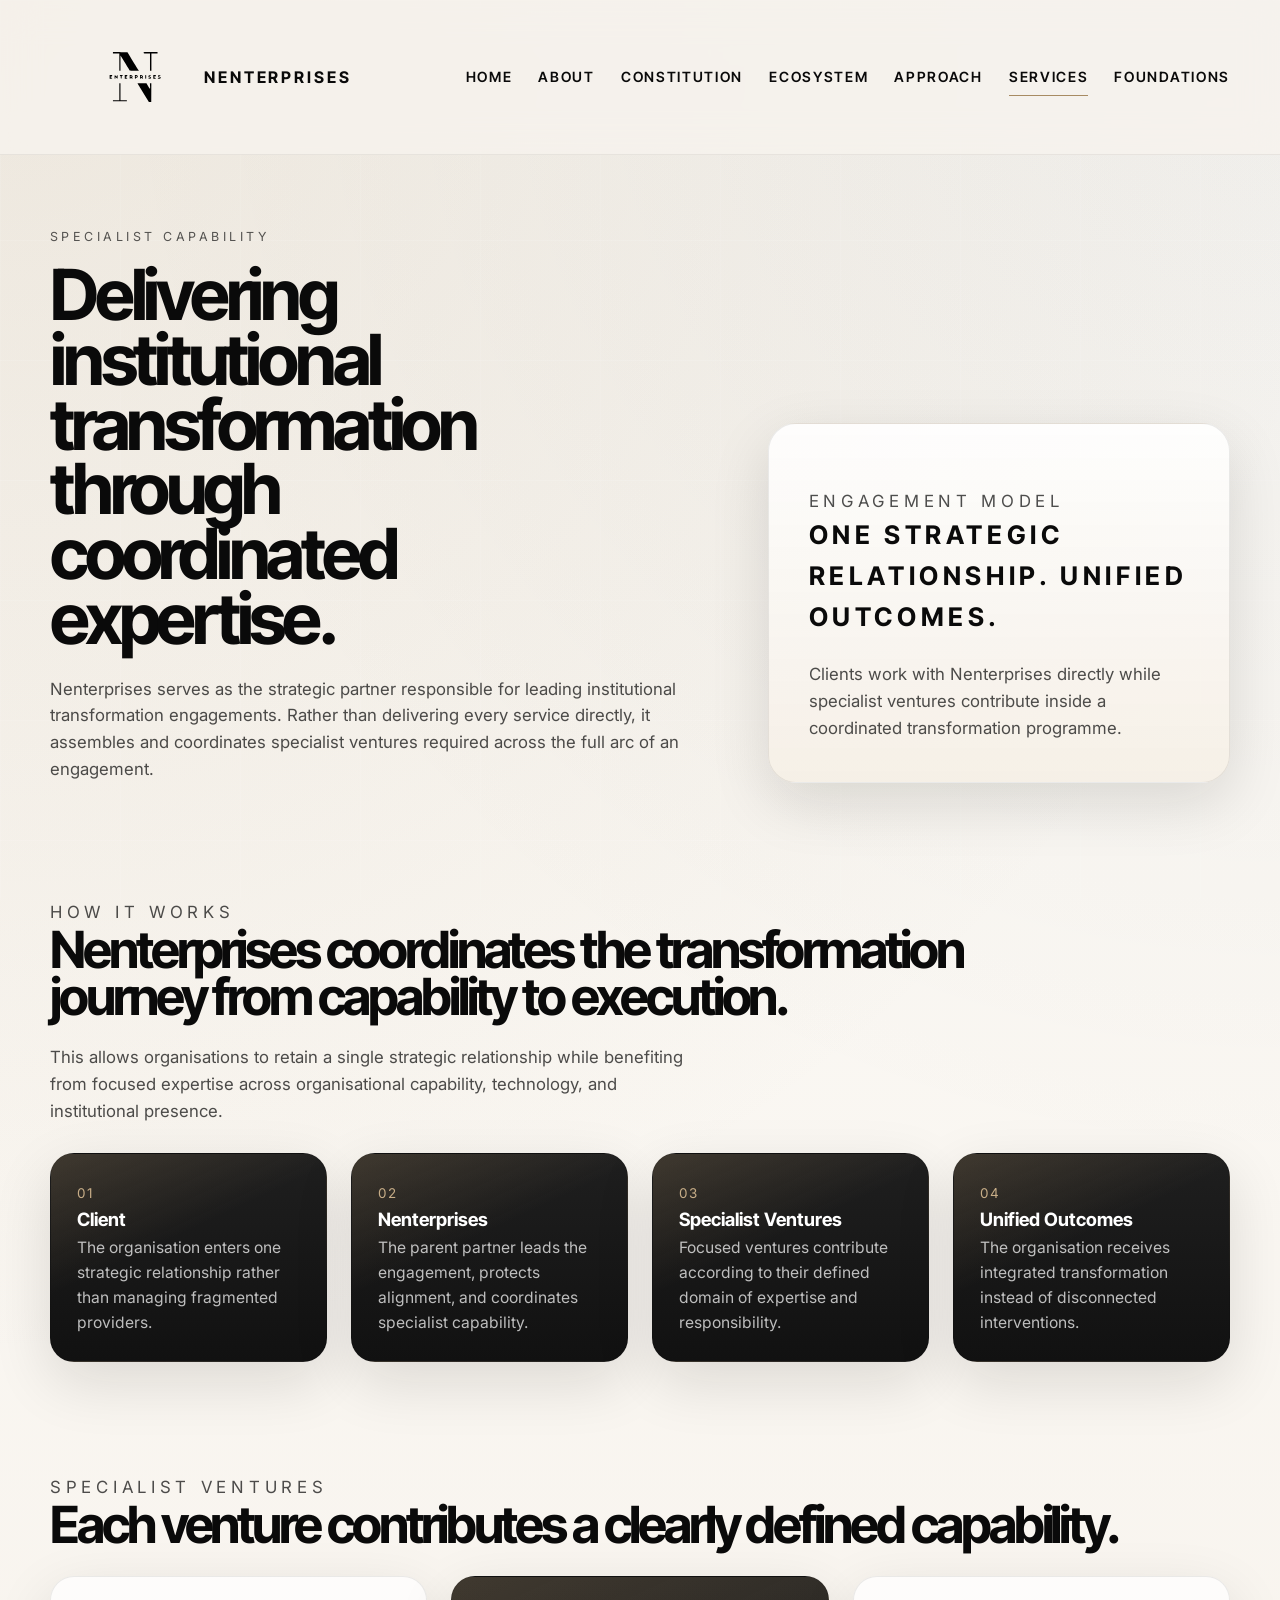
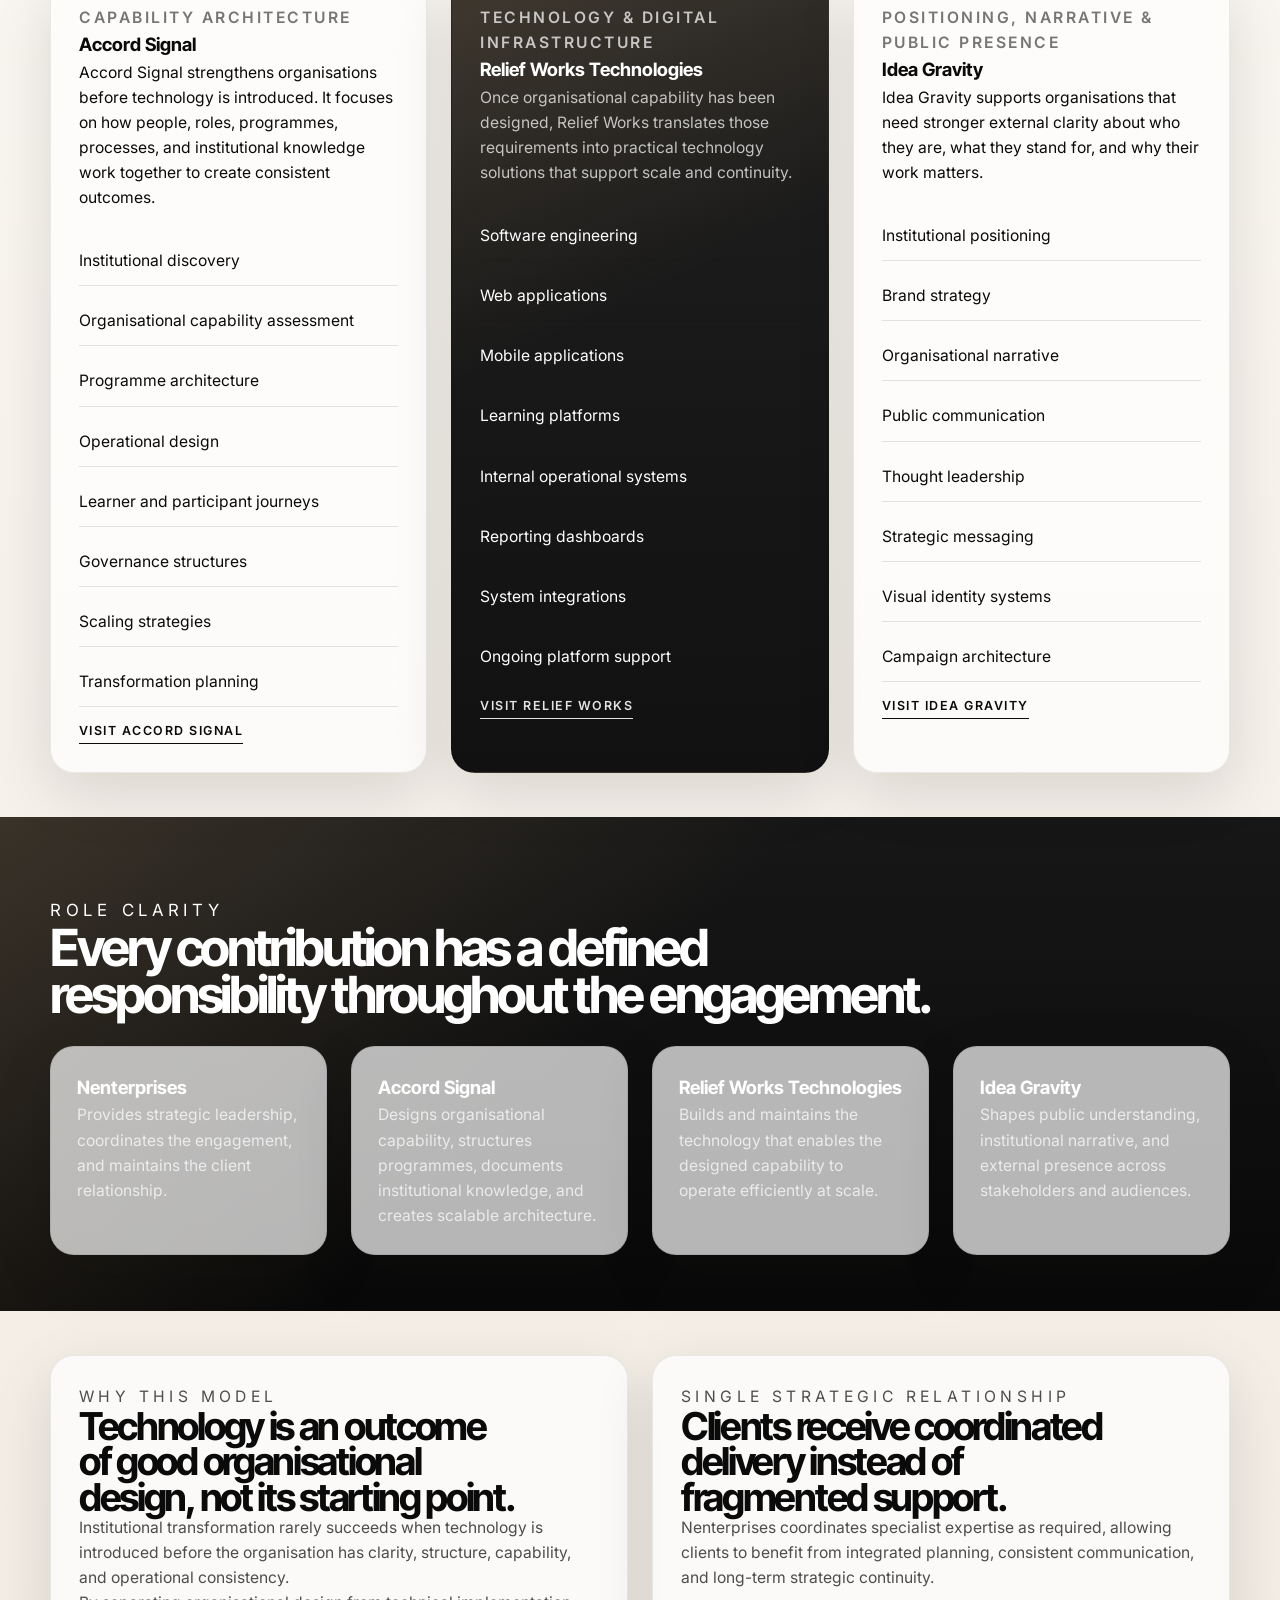
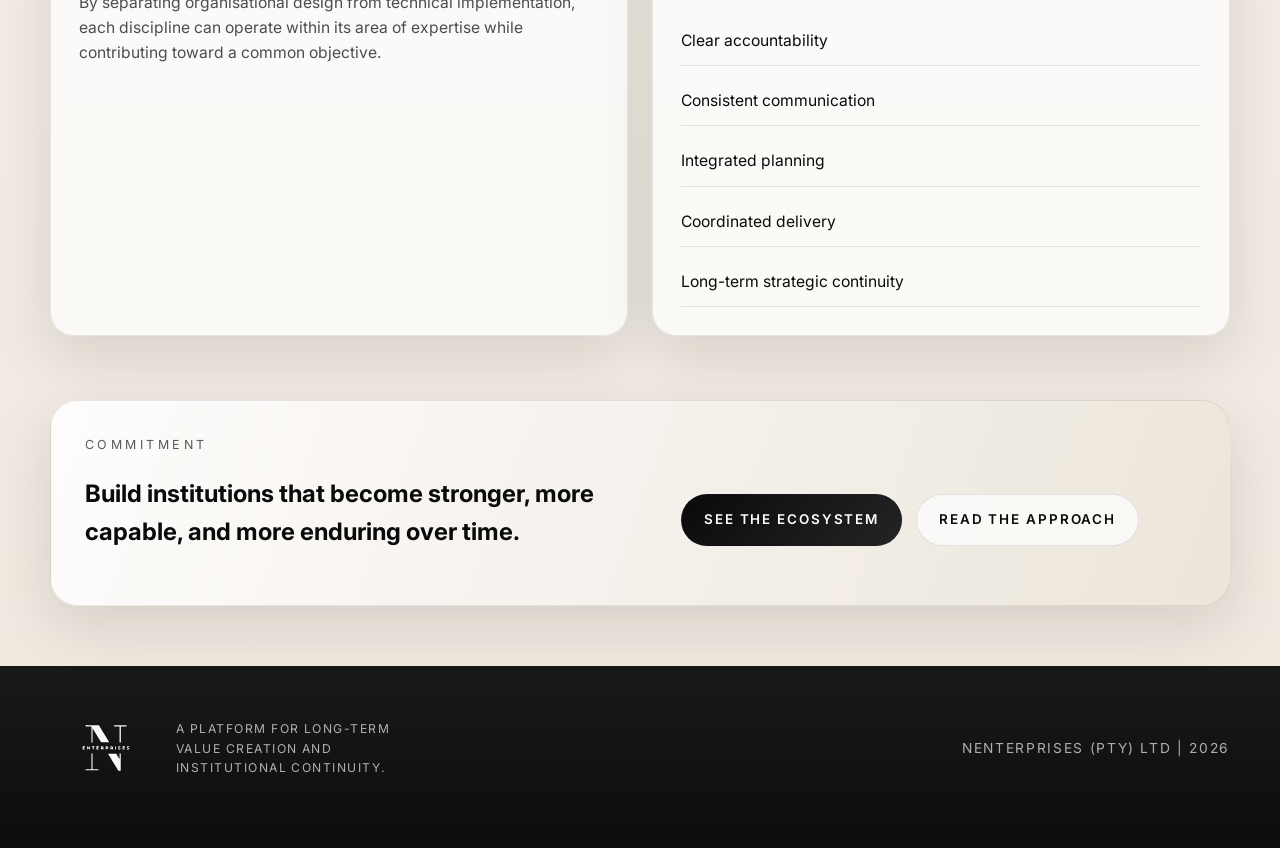
<file: services/index.html>
<!DOCTYPE html>
<html lang="en">
<head>
  <meta charset="UTF-8">
  <meta name="viewport" content="width=device-width, initial-scale=1.0">
  <title>Nenterprises Services | Specialist Capability for Institutional Transformation</title>
  <meta
    name="description"
    content="Explore how Nenterprises leads institutional transformation through coordinated specialist capability across organisational architecture, technology, and public positioning."
  >
  <link rel="canonical" href="https://nenterprises.co.za/services/">
  <link rel="stylesheet" href="../styles.css">
</head>
<body>
  <header class="site-header">
    <div class="container header-shell">
      <a class="brand-lockup" href="../" aria-label="Nenterprises home">
        <img class="brand-mark brand-mark-header" src="../assets/logo-showcase.svg" alt="" aria-hidden="true">
        <span class="brand-wordmark" aria-hidden="true">NENTERPRISES</span>
      </a>

      <button class="nav-toggle" type="button" aria-expanded="false" aria-controls="site-nav" aria-label="Toggle navigation">
        <span></span>
        <span></span>
      </button>

      <nav class="site-nav" id="site-nav" aria-label="Primary">
        <a href="../">Home</a>
        <a href="../about/">About</a>
        <a href="../constitution/">Constitution</a>
        <a href="../ecosystem/">Ecosystem</a>
        <a href="../approach/">Approach</a>
        <a aria-current="page" href="./">Services</a>
        <a href="../documents/">Foundations</a>
      </nav>
    </div>
  </header>

  <main id="main">
    <section class="page-hero">
      <div class="container page-hero-shell">
        <div data-reveal>
          <p class="eyebrow">Specialist Capability</p>
          <h1 class="page-title">Delivering institutional transformation through coordinated expertise.</h1>
          <p class="page-summary">
            Nenterprises serves as the strategic partner responsible for leading institutional
            transformation engagements. Rather than delivering every service directly, it assembles
            and coordinates specialist ventures required across the full arc of an engagement.
          </p>
        </div>
        <div class="page-aside" data-reveal>
          <p class="panel-label">Engagement Model</p>
          <h2>One strategic relationship. Unified outcomes.</h2>
          <p>
            Clients work with Nenterprises directly while specialist ventures contribute inside a
            coordinated transformation programme.
          </p>
        </div>
      </div>
    </section>

    <section class="content-section">
      <div class="container">
        <div class="section-heading" data-reveal>
          <p class="eyebrow">How It Works</p>
          <h2>Nenterprises coordinates the transformation journey from capability to execution.</h2>
          <p>
            This allows organisations to retain a single strategic relationship while benefiting from
            focused expertise across organisational capability, technology, and institutional presence.
          </p>
        </div>

        <div class="timeline-grid">
          <article class="timeline-card" data-reveal>
            <span>01</span>
            <h3>Client</h3>
            <p>The organisation enters one strategic relationship rather than managing fragmented providers.</p>
          </article>
          <article class="timeline-card" data-reveal>
            <span>02</span>
            <h3>Nenterprises</h3>
            <p>The parent partner leads the engagement, protects alignment, and coordinates specialist capability.</p>
          </article>
          <article class="timeline-card" data-reveal>
            <span>03</span>
            <h3>Specialist Ventures</h3>
            <p>Focused ventures contribute according to their defined domain of expertise and responsibility.</p>
          </article>
          <article class="timeline-card" data-reveal>
            <span>04</span>
            <h3>Unified Outcomes</h3>
            <p>The organisation receives integrated transformation instead of disconnected interventions.</p>
          </article>
        </div>
      </div>
    </section>

    <section class="content-section">
      <div class="container">
        <div class="section-heading" data-reveal>
          <p class="eyebrow">Specialist Ventures</p>
          <h2>Each venture contributes a clearly defined capability.</h2>
        </div>

        <div class="entity-grid">
          <article class="entity-card" data-reveal>
            <p class="entity-meta">Capability Architecture</p>
            <h3>Accord Signal</h3>
            <p>
              Accord Signal strengthens organisations before technology is introduced. It focuses on
              how people, roles, programmes, processes, and institutional knowledge work together to
              create consistent outcomes.
            </p>
            <ul class="signal-list">
              <li>Institutional discovery</li>
              <li>Organisational capability assessment</li>
              <li>Programme architecture</li>
              <li>Operational design</li>
              <li>Learner and participant journeys</li>
              <li>Governance structures</li>
              <li>Scaling strategies</li>
              <li>Transformation planning</li>
            </ul>
            <a class="entity-link" href="https://www.accordsignal.co.za" target="_blank" rel="noreferrer">Visit Accord Signal</a>
          </article>

          <article class="entity-card dark" data-reveal>
            <p class="entity-meta">Technology &amp; Digital Infrastructure</p>
            <h3>Relief Works Technologies</h3>
            <p>
              Once organisational capability has been designed, Relief Works translates those
              requirements into practical technology solutions that support scale and continuity.
            </p>
            <ul class="signal-list">
              <li>Software engineering</li>
              <li>Web applications</li>
              <li>Mobile applications</li>
              <li>Learning platforms</li>
              <li>Internal operational systems</li>
              <li>Reporting dashboards</li>
              <li>System integrations</li>
              <li>Ongoing platform support</li>
            </ul>
            <a class="entity-link" href="https://www.reliefworks.tech" target="_blank" rel="noreferrer">Visit Relief Works</a>
          </article>

          <article class="entity-card" data-reveal>
            <p class="entity-meta">Positioning, Narrative &amp; Public Presence</p>
            <h3>Idea Gravity</h3>
            <p>
              Idea Gravity supports organisations that need stronger external clarity about who they
              are, what they stand for, and why their work matters.
            </p>
            <ul class="signal-list">
              <li>Institutional positioning</li>
              <li>Brand strategy</li>
              <li>Organisational narrative</li>
              <li>Public communication</li>
              <li>Thought leadership</li>
              <li>Strategic messaging</li>
              <li>Visual identity systems</li>
              <li>Campaign architecture</li>
            </ul>
            <a class="entity-link" href="https://www.ideagravity.co.za" target="_blank" rel="noreferrer">Visit Idea Gravity</a>
          </article>
        </div>
      </div>
    </section>

    <section class="content-section dark-section">
      <div class="container">
        <div class="section-heading light-heading" data-reveal>
          <p class="eyebrow">Role Clarity</p>
          <h2>Every contribution has a defined responsibility throughout the engagement.</h2>
        </div>

        <div class="feature-grid">
          <article class="feature-card dark" data-reveal>
            <h3>Nenterprises</h3>
            <p>Provides strategic leadership, coordinates the engagement, and maintains the client relationship.</p>
          </article>
          <article class="feature-card dark" data-reveal>
            <h3>Accord Signal</h3>
            <p>Designs organisational capability, structures programmes, documents institutional knowledge, and creates scalable architecture.</p>
          </article>
          <article class="feature-card dark" data-reveal>
            <h3>Relief Works Technologies</h3>
            <p>Builds and maintains the technology that enables the designed capability to operate efficiently at scale.</p>
          </article>
          <article class="feature-card dark" data-reveal>
            <h3>Idea Gravity</h3>
            <p>Shapes public understanding, institutional narrative, and external presence across stakeholders and audiences.</p>
          </article>
        </div>
      </div>
    </section>

    <section class="content-section">
      <div class="container two-column-copy">
        <article class="copy-card" data-reveal>
          <p class="eyebrow">Why This Model</p>
          <h2>Technology is an outcome of good organisational design, not its starting point.</h2>
          <p>
            Institutional transformation rarely succeeds when technology is introduced before the
            organisation has clarity, structure, capability, and operational consistency.
          </p>
          <p>
            By separating organisational design from technical implementation, each discipline can
            operate within its area of expertise while contributing toward a common objective.
          </p>
        </article>

        <article class="copy-card" data-reveal>
          <p class="eyebrow">Single Strategic Relationship</p>
          <h2>Clients receive coordinated delivery instead of fragmented support.</h2>
          <p>
            Nenterprises coordinates specialist expertise as required, allowing clients to benefit
            from integrated planning, consistent communication, and long-term strategic continuity.
          </p>
          <ul class="signal-list">
            <li>Clear accountability</li>
            <li>Consistent communication</li>
            <li>Integrated planning</li>
            <li>Coordinated delivery</li>
            <li>Long-term strategic continuity</li>
          </ul>
        </article>
      </div>
    </section>

    <section class="cta-band">
      <div class="container cta-band-shell" data-reveal>
        <div>
          <p class="eyebrow">Commitment</p>
          <h2>Build institutions that become stronger, more capable, and more enduring over time.</h2>
        </div>
        <div class="hero-actions">
          <a class="button button-dark" href="../ecosystem/">See the ecosystem</a>
          <a class="button button-light" href="../approach/">Read the approach</a>
        </div>
      </div>
    </section>
  </main>

  <footer class="site-footer">
    <div class="container footer-shell">
      <div class="footer-brand">
        <img class="brand-mark footer-mark" src="../assets/logo-showcase.svg" alt="" aria-hidden="true">
        <div>
          <small>A platform for long-term value creation and institutional continuity.</small>
        </div>
      </div>
      <p class="footer-meta">Nenterprises (Pty) Ltd | <span id="year"></span></p>
    </div>
  </footer>

  <script src="../script.js"></script>
</body>
</html>
</file>
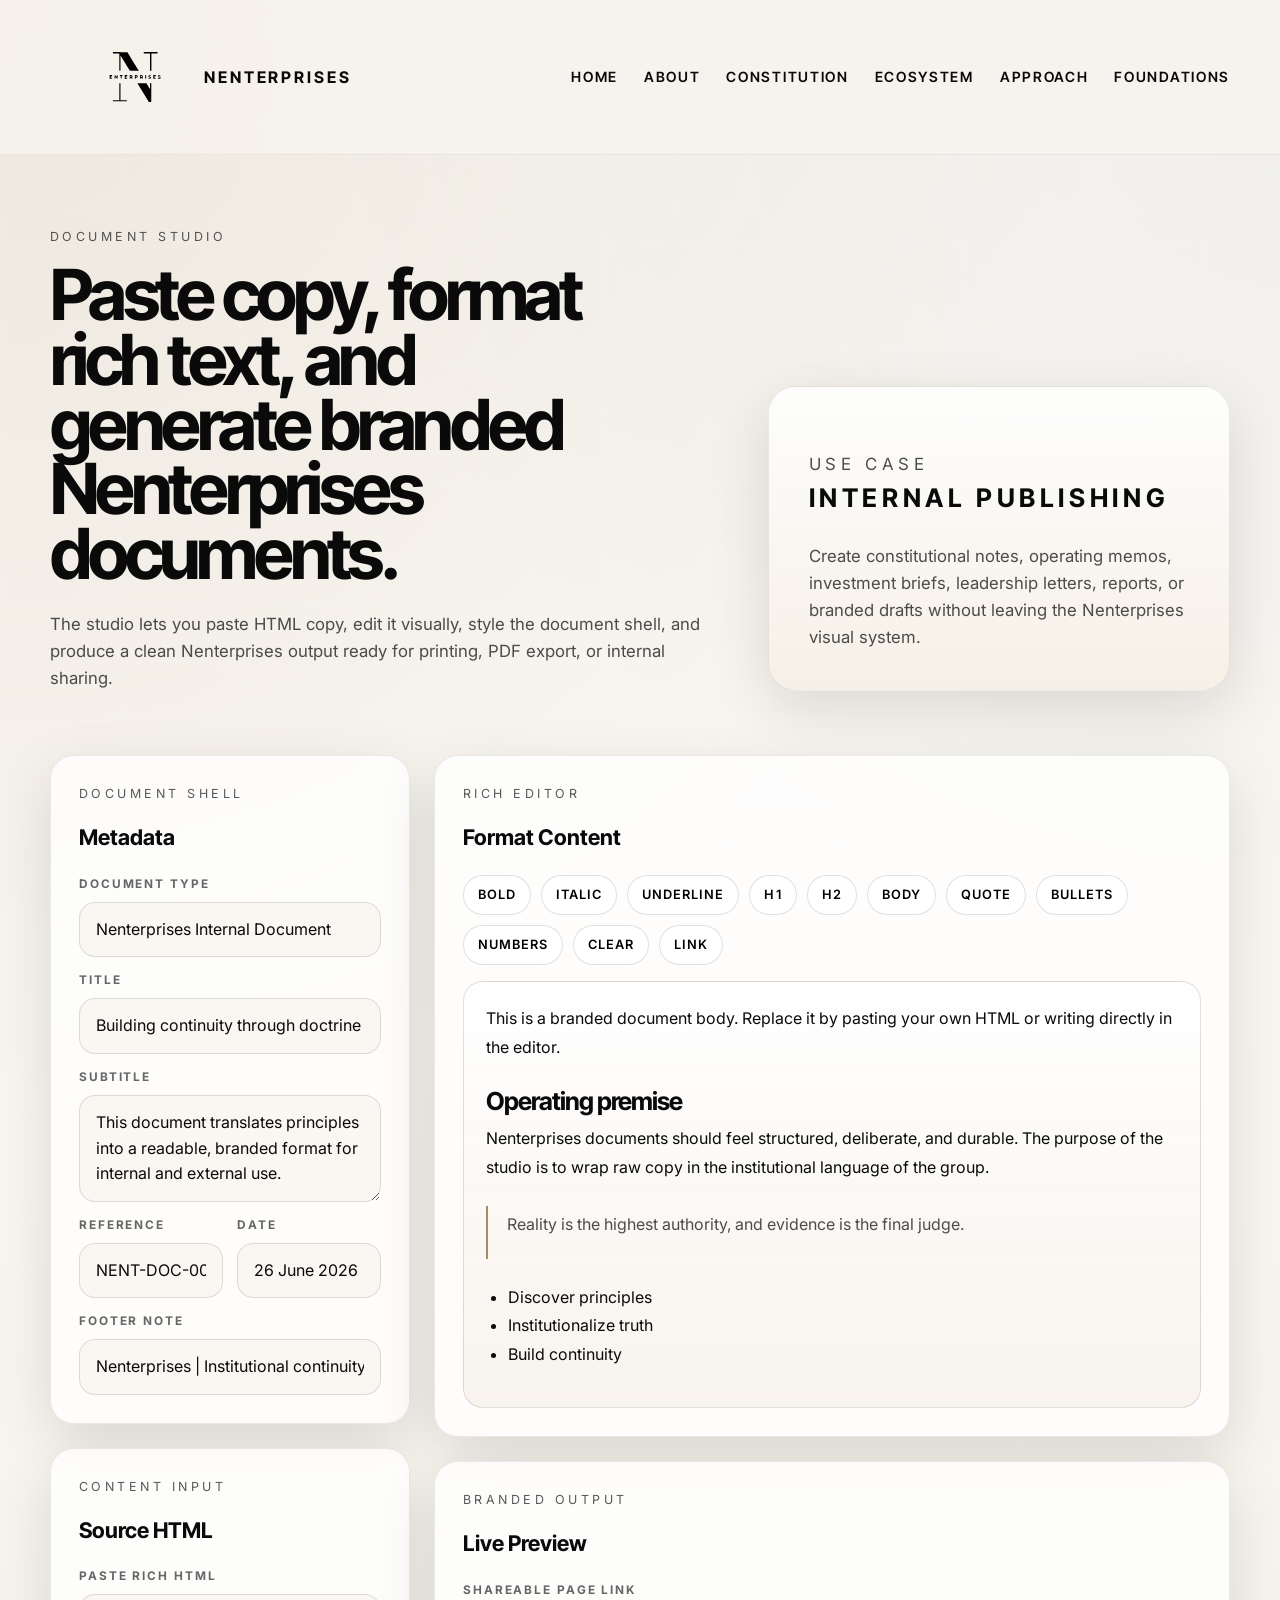
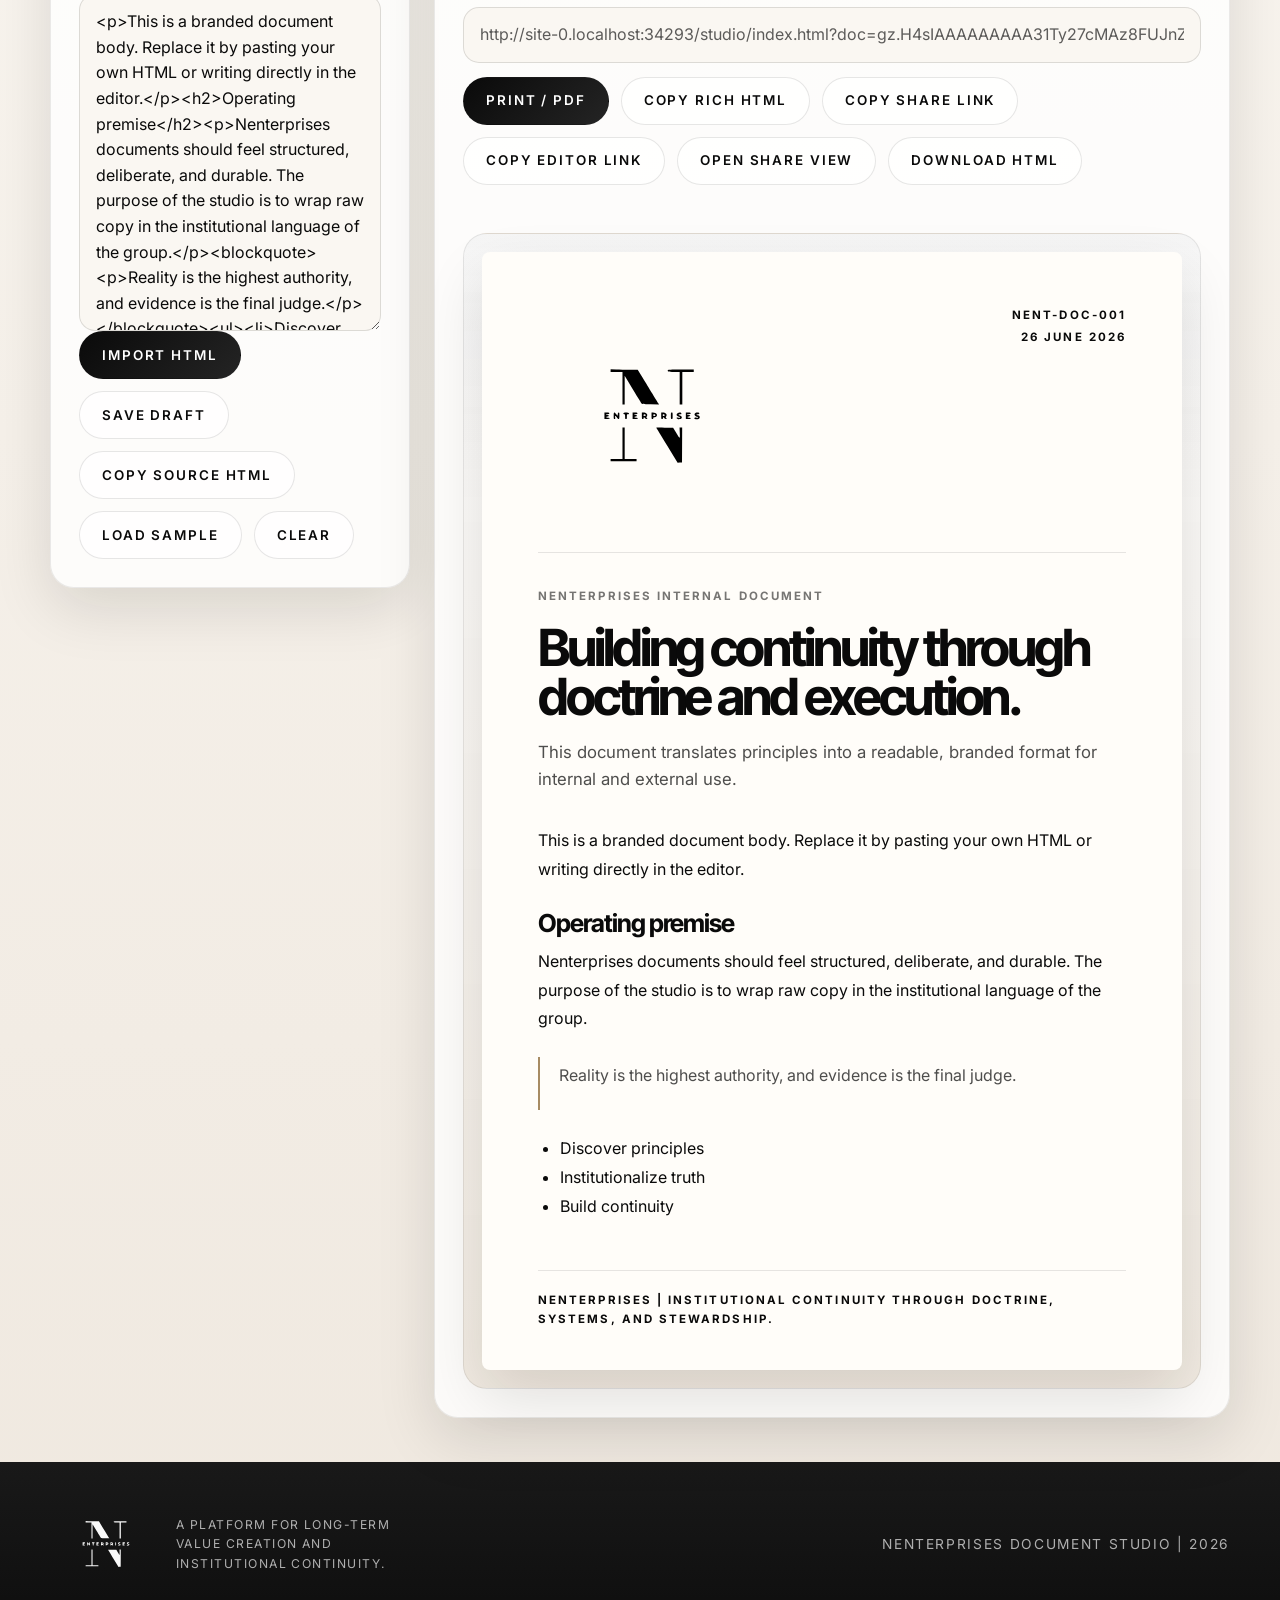
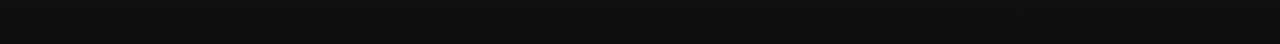
<file: studio/index.html>
<!DOCTYPE html>
<html lang="en">
<head>
  <meta charset="UTF-8">
  <meta name="viewport" content="width=device-width, initial-scale=1.0">
  <title>Nenterprises Document Studio | Branded Rich-Text Creation</title>
  <meta
    name="description"
    content="Create, format, preview, and print rich-text Nenterprises documents from pasted HTML or direct editing."
  >
  <meta name="robots" content="noindex, nofollow">
  <link rel="canonical" href="https://nenterprises.co.za/studio/">
  <link rel="stylesheet" href="../styles.css">
</head>
<body>
  <div class="studio-mode-banner" id="studio-mode-banner">
    <div class="container studio-mode-banner-shell">
      <p>Shared document view</p>
      <div class="studio-actions">
        <button class="button button-light studio-action" type="button" data-action="open-editor-view">Open Editor</button>
      </div>
    </div>
  </div>

  <header class="site-header">
    <div class="container header-shell">
      <a class="brand-lockup" href="../" aria-label="Nenterprises home">
        <img class="brand-mark brand-mark-header" src="../assets/logo-showcase.svg" alt="" aria-hidden="true">
        <span class="brand-wordmark" aria-hidden="true">NENTERPRISES</span>
      </a>

      <button class="nav-toggle" type="button" aria-expanded="false" aria-controls="site-nav" aria-label="Toggle navigation">
        <span></span>
        <span></span>
      </button>

      <nav class="site-nav" id="site-nav" aria-label="Primary">
        <a href="../">Home</a>
        <a href="../about/">About</a>
        <a href="../constitution/">Constitution</a>
        <a href="../ecosystem/">Ecosystem</a>
        <a href="../approach/">Approach</a>
        <a href="../documents/">Foundations</a>
      </nav>
    </div>
  </header>

  <main id="main">
    <section class="page-hero">
      <div class="container page-hero-shell">
        <div data-reveal>
          <p class="eyebrow">Document Studio</p>
          <h1 class="page-title">Paste copy, format rich text, and generate branded Nenterprises documents.</h1>
          <p class="page-summary">
            The studio lets you paste HTML copy, edit it visually, style the document shell, and
            produce a clean Nenterprises output ready for printing, PDF export, or internal sharing.
          </p>
        </div>
        <div class="page-aside" data-reveal>
          <p class="panel-label">Use Case</p>
          <h2>Internal Publishing</h2>
          <p>
            Create constitutional notes, operating memos, investment briefs, leadership letters,
            reports, or branded drafts without leaving the Nenterprises visual system.
          </p>
        </div>
      </div>
    </section>

    <section class="content-section studio-page">
      <div class="container">
        <div class="studio-shell" data-reveal>
          <aside class="studio-sidebar">
            <section class="studio-panel">
              <div class="studio-panel-head">
                <p class="eyebrow">Document Shell</p>
                <h2>Metadata</h2>
              </div>

              <div class="studio-field-grid">
                <label class="studio-field">
                  <span>Document Type</span>
                  <input id="doc-kicker" type="text" value="Nenterprises Internal Document">
                </label>
                <label class="studio-field">
                  <span>Title</span>
                  <input id="doc-title" type="text" value="Building continuity through doctrine and execution.">
                </label>
                <label class="studio-field">
                  <span>Subtitle</span>
                  <textarea id="doc-subtitle" rows="3">This document translates principles into a readable, branded format for internal and external use.</textarea>
                </label>
                <div class="studio-field-grid compact">
                  <label class="studio-field">
                    <span>Reference</span>
                    <input id="doc-reference" type="text" value="NENT-DOC-001">
                  </label>
                  <label class="studio-field">
                    <span>Date</span>
                    <input id="doc-date" type="text" value="26 June 2026">
                  </label>
                </div>
                <label class="studio-field">
                  <span>Footer Note</span>
                  <input id="doc-footer" type="text" value="Nenterprises | Institutional continuity through doctrine, systems, and stewardship.">
                </label>
              </div>
            </section>

            <section class="studio-panel">
              <div class="studio-panel-head">
                <p class="eyebrow">Content Input</p>
                <h2>Source HTML</h2>
              </div>

              <label class="studio-field">
                <span>Paste Rich HTML</span>
                <textarea id="html-input" rows="12"><p>This is a branded document body. Replace it by pasting your own HTML or writing directly in the editor.</p><h2>Operating premise</h2><p>Nenterprises documents should feel structured, deliberate, and durable. The purpose of the studio is to wrap raw copy in the institutional language of the group.</p><blockquote><p>Reality is the highest authority, and evidence is the final judge.</p></blockquote><ul><li>Discover principles</li><li>Institutionalize truth</li><li>Build continuity</li></ul></textarea>
              </label>

              <div class="studio-actions">
                <button class="button button-dark studio-action" type="button" data-action="import-html">Import HTML</button>
                <button class="button button-light studio-action" type="button" data-action="save-local">Save Draft</button>
                <button class="button button-light studio-action" type="button" data-action="copy-source-html">Copy Source HTML</button>
                <button class="button button-light studio-action" type="button" data-action="load-sample">Load Sample</button>
                <button class="button button-light studio-action" type="button" data-action="clear">Clear</button>
              </div>
            </section>
          </aside>

          <section class="studio-workspace">
            <div class="studio-panel">
              <div class="studio-panel-head">
                <p class="eyebrow">Rich Editor</p>
                <h2>Format Content</h2>
              </div>

              <div class="editor-toolbar" role="toolbar" aria-label="Rich text formatting">
                <button type="button" class="toolbar-button" data-command="bold">Bold</button>
                <button type="button" class="toolbar-button" data-command="italic">Italic</button>
                <button type="button" class="toolbar-button" data-command="underline">Underline</button>
                <button type="button" class="toolbar-button" data-block="H1">H1</button>
                <button type="button" class="toolbar-button" data-block="H2">H2</button>
                <button type="button" class="toolbar-button" data-block="P">Body</button>
                <button type="button" class="toolbar-button" data-block="BLOCKQUOTE">Quote</button>
                <button type="button" class="toolbar-button" data-command="insertUnorderedList">Bullets</button>
                <button type="button" class="toolbar-button" data-command="insertOrderedList">Numbers</button>
                <button type="button" class="toolbar-button" data-command="removeFormat">Clear</button>
                <button type="button" class="toolbar-button" data-action="link">Link</button>
              </div>

              <div
                id="rich-editor"
                class="rich-editor"
                contenteditable="true"
                spellcheck="true"
                aria-label="Editable document content"
              ></div>
            </div>

            <div class="studio-panel">
              <div class="studio-panel-head">
                <p class="eyebrow">Branded Output</p>
                <h2>Live Preview</h2>
              </div>

              <div class="share-link-row">
                <label class="studio-field share-field">
                  <span>Shareable Page Link</span>
                  <input id="share-link-output" type="text" readonly>
                </label>
              </div>

              <div class="studio-actions preview-actions">
                <button class="button button-dark studio-action" type="button" data-action="print">Print / PDF</button>
                <button class="button button-light studio-action" type="button" data-action="copy-rich-html">Copy Rich HTML</button>
                <button class="button button-light studio-action" type="button" data-action="copy-share-link">Copy Share Link</button>
                <button class="button button-light studio-action" type="button" data-action="copy-editor-link">Copy Editor Link</button>
                <button class="button button-light studio-action" type="button" data-action="open-share-view">Open Share View</button>
                <button class="button button-light studio-action" type="button" data-action="download-html">Download HTML</button>
              </div>

              <p class="studio-status" id="studio-status" aria-live="polite"></p>

              <div class="studio-preview-shell" id="studio-preview-shell">
                <article class="doc-preview" id="doc-preview">
                  <header class="doc-preview-header">
                    <div class="doc-preview-brand">
                      <img class="doc-preview-logo" src="../assets/logo-showcase.svg" alt="Nenterprises">
                    </div>
                    <div class="doc-preview-meta">
                      <p class="doc-preview-reference" id="preview-reference">NENT-DOC-001</p>
                      <p class="doc-preview-date" id="preview-date">26 June 2026</p>
                    </div>
                  </header>

                  <section class="doc-preview-intro">
                    <p class="doc-preview-kicker" id="preview-kicker">Nenterprises Internal Document</p>
                    <h1 class="doc-preview-title" id="preview-title">Building continuity through doctrine and execution.</h1>
                    <p class="doc-preview-subtitle" id="preview-subtitle">This document translates principles into a readable, branded format for internal and external use.</p>
                  </section>

                  <section class="doc-preview-body nenterprises-prose" id="preview-body"></section>

                  <footer class="doc-preview-footer">
                    <p id="preview-footer">Nenterprises | Institutional continuity through doctrine, systems, and stewardship.</p>
                  </footer>
                </article>
              </div>
            </div>
          </section>
        </div>
      </div>
    </section>
  </main>

  <footer class="site-footer">
    <div class="container footer-shell">
      <div class="footer-brand">
        <img class="brand-mark footer-mark" src="../assets/logo-showcase.svg" alt="" aria-hidden="true">
        <div>
          <small>A platform for long-term value creation and institutional continuity.</small>
        </div>
      </div>
      <p class="footer-meta">Nenterprises Document Studio | <span id="year"></span></p>
    </div>
  </footer>

  <script src="../script.js"></script>
</body>
</html>
</file>
<file: styles.css>
@import url("https://fonts.googleapis.com/css2?family=Inter:wght@400;500;600;700;800&family=Inter+Tight:wght@500;600;700;800&display=swap");

:root {
  --ink: #0a0a0a;
  --paper: #f8f4ee;
  --stone: #e7e1d6;
  --cloud: #f2ede6;
  --graphite: #242424;
  --bronze: #a78b63;
  --bronze-soft: #c7ad87;
  --line: rgba(10, 10, 10, 0.11);
  --shadow: 0 20px 60px rgba(17, 14, 8, 0.12);
  --max-width: 1180px;
  --radius: 28px;
}

* {
  box-sizing: border-box;
}

html {
  scroll-behavior: smooth;
}

body {
  margin: 0;
  color: var(--ink);
  background:
    radial-gradient(circle at top left, rgba(167, 139, 99, 0.18), transparent 32%),
    radial-gradient(circle at top right, rgba(10, 10, 10, 0.05), transparent 28%),
    linear-gradient(180deg, #fcfbf8 0%, var(--paper) 44%, #efe8df 100%);
  font-family: "Inter", "Segoe UI", sans-serif;
  line-height: 1.6;
}

body::before {
  position: fixed;
  inset: 0;
  background-image:
    linear-gradient(rgba(255, 255, 255, 0.34) 1px, transparent 1px),
    linear-gradient(90deg, rgba(255, 255, 255, 0.28) 1px, transparent 1px);
  background-size: 120px 120px;
  content: "";
  pointer-events: none;
  opacity: 0.35;
  z-index: -1;
}

a {
  color: inherit;
  text-decoration: none;
}

img,
svg {
  display: block;
  max-width: 100%;
}

button {
  font: inherit;
}

.container {
  width: min(calc(100% - 40px), var(--max-width));
  margin: 0 auto;
}

.eyebrow,
.panel-label,
.note-kicker,
.parent-label {
  margin: 0 0 16px;
  color: rgba(10, 10, 10, 0.68);
  font-size: 0.78rem;
  letter-spacing: 0.28em;
  text-transform: uppercase;
}

.site-header {
  position: sticky;
  top: 0;
  z-index: 20;
  padding: 18px 0;
  backdrop-filter: blur(18px);
  background: rgba(248, 244, 238, 0.76);
  border-bottom: 1px solid rgba(10, 10, 10, 0.06);
}

.header-shell {
  display: flex;
  align-items: center;
  justify-content: space-between;
  gap: 24px;
}

.brand-lockup {
  display: inline-flex;
  align-items: center;
  gap: 12px;
  margin-left: 24px;
  min-width: 0;
}

.brand-mark {
  display: block;
  width: 172px;
  height: auto;
  object-fit: contain;
  flex: 0 0 auto;
}

.brand-mark-header {
  width: 118px;
  max-width: min(28vw, 118px);
}

.brand-wordmark {
  font-family: "Inter Tight", "Inter", sans-serif;
  font-size: 1rem;
  font-weight: 700;
  letter-spacing: 0.18em;
  line-height: 1;
  white-space: nowrap;
}

.brand-mark.large {
  width: 186px;
  height: auto;
}

.brand-mark-hero,
.footer-mark {
  filter: brightness(0) invert(1);
}

.brand-mark-hero {
  opacity: 0.96;
}

.nav-toggle {
  display: none;
  place-items: center;
  gap: 6px;
  width: 50px;
  height: 50px;
  padding: 0;
  background: rgba(10, 10, 10, 0.04);
  border: 1px solid rgba(10, 10, 10, 0.09);
  border-radius: 16px;
}

.nav-toggle span {
  display: block;
  width: 18px;
  height: 1.5px;
  background: var(--ink);
  transition: transform 0.25s ease, opacity 0.25s ease;
}

.site-nav {
  display: flex;
  align-items: center;
  gap: 26px;
}

.site-nav a {
  position: relative;
  padding: 8px 0;
  font-family: "Inter Tight", "Inter", sans-serif;
  font-size: 0.88rem;
  font-weight: 600;
  letter-spacing: 0.12em;
  text-transform: uppercase;
}

.site-nav a::after {
  position: absolute;
  right: 0;
  bottom: 0;
  left: 0;
  height: 1px;
  background: var(--bronze);
  transform: scaleX(0);
  transform-origin: left;
  transition: transform 0.25s ease;
  content: "";
}

.site-nav a[aria-current="page"]::after,
.site-nav a:hover::after,
.site-nav a:focus-visible::after {
  transform: scaleX(1);
}

.hero,
.page-hero {
  padding: 72px 0 48px;
}

.hero-grid,
.manifesto-grid,
.split-grid,
.documents-shell,
.page-hero-shell,
.two-column-copy,
.feature-grid,
.principle-grid,
.site-map-grid,
.entity-grid,
.article-grid,
.document-grid,
.timeline-grid {
  display: grid;
  gap: 24px;
}

.hero-grid {
  grid-template-columns: 1.15fr 0.85fr;
  align-items: stretch;
}

.page-hero-shell {
  grid-template-columns: 1.2fr 0.8fr;
  align-items: end;
}

.hero-copy,
.hero-panel-frame,
.manifesto-copy,
.manifesto-notes article,
.standards-column,
.parent-card,
.entity-card,
.document-card,
.page-aside,
.feature-card,
.principle-card,
.map-card,
.copy-card,
.timeline-card,
.article-card,
.not-found-card {
  border: 1px solid rgba(10, 10, 10, 0.08);
  box-shadow: var(--shadow);
}

.hero-copy,
.manifesto-copy,
.page-aside,
.copy-card,
.not-found-card {
  padding: 40px;
  border-radius: var(--radius);
  background: linear-gradient(180deg, rgba(255, 255, 255, 0.88), rgba(245, 239, 230, 0.94));
}

.hero-copy h1,
.section-heading h2,
.manifesto-copy h2,
.standards-column h2,
.documents-shell h2,
.page-title,
.copy-card h2,
.principle-card h2 {
  margin: 0;
  font-family: "Inter Tight", "Inter", sans-serif;
  font-size: clamp(2.35rem, 5.5vw, 4.8rem);
  font-weight: 700;
  line-height: 0.92;
  letter-spacing: -0.06em;
  text-wrap: balance;
}

.page-title {
  max-width: 12ch;
}

.hero-summary,
.section-heading p,
.manifesto-copy p,
.standards-column p,
.documents-shell p,
.page-summary,
.page-aside p,
.copy-card p,
.principle-card p,
.document-card p {
  max-width: 60ch;
  margin: 24px 0 0;
  color: rgba(10, 10, 10, 0.72);
  font-size: 1.05rem;
}

.hero-copy h1 {
  max-width: 9ch;
}

.page-summary {
  max-width: 62ch;
}

.hero-actions {
  display: flex;
  flex-wrap: wrap;
  gap: 14px;
  margin-top: 34px;
}

.button {
  display: inline-flex;
  align-items: center;
  justify-content: center;
  min-height: 52px;
  padding: 0 22px;
  border-radius: 999px;
  border: 1px solid transparent;
  font-size: 0.84rem;
  font-weight: 600;
  letter-spacing: 0.14em;
  text-transform: uppercase;
  transition: transform 0.25s ease, background 0.25s ease, color 0.25s ease, border-color 0.25s ease;
}

.button:hover,
.button:focus-visible {
  transform: translateY(-2px);
}

.button-dark {
  color: #fff;
  background: linear-gradient(135deg, var(--ink), var(--graphite));
}

.button-light {
  color: var(--ink);
  background: rgba(255, 255, 255, 0.7);
  border-color: rgba(10, 10, 10, 0.1);
}

.hero-metrics {
  display: grid;
  grid-template-columns: repeat(3, minmax(0, 1fr));
  gap: 16px;
  margin: 42px 0 0;
}

.hero-metrics div {
  padding-top: 18px;
  border-top: 1px solid rgba(10, 10, 10, 0.12);
}

.hero-metrics dt {
  font-size: 2rem;
  font-weight: 700;
  letter-spacing: -0.04em;
}

.hero-metrics dd {
  margin: 6px 0 0;
  color: rgba(10, 10, 10, 0.66);
  font-size: 0.88rem;
  text-transform: uppercase;
  letter-spacing: 0.12em;
}

.hero-panel-frame,
.dark-section {
  color: #fff;
  background:
    linear-gradient(135deg, rgba(167, 139, 99, 0.24), transparent 46%),
    linear-gradient(180deg, #171717 0%, #090909 100%);
}

.hero-panel-frame {
  position: relative;
  height: 100%;
  padding: 34px;
  border-radius: var(--radius);
  overflow: hidden;
}

.hero-panel-frame .panel-label {
  position: relative;
  z-index: 1;
  display: inline-flex;
  align-items: center;
  padding: 8px 14px;
  border: 1px solid rgba(255, 255, 255, 0.12);
  border-radius: 999px;
  background: rgba(255, 255, 255, 0.06);
  color: rgba(255, 255, 255, 0.78);
  font-size: 0.72rem;
  font-weight: 700;
  letter-spacing: 0.22em;
  backdrop-filter: blur(10px);
}

.hero-panel-frame::before,
.hero-panel-frame::after {
  position: absolute;
  content: "";
  inset: auto -18% -8% auto;
  width: 220px;
  height: 220px;
  border: 1px solid rgba(255, 255, 255, 0.12);
  transform: rotate(28deg);
}

.hero-panel-frame::after {
  inset: 10% auto auto -10%;
  width: 180px;
  height: 180px;
  border-color: rgba(255, 255, 255, 0.08);
}

.hero-panel-mark {
  display: grid;
  gap: 18px;
  align-items: center;
  justify-items: start;
}

.page-aside h2,
.parent-card h3,
.copy-card h2 {
  margin: 0;
}

.page-aside h2 {
  font-family: "Inter Tight", "Inter", sans-serif;
  font-size: 1.6rem;
  font-weight: 700;
  letter-spacing: 0.18em;
  text-transform: uppercase;
}

.hero-panel-copy {
  max-width: 27ch;
}

.hero-panel-copy p,
.panel-principles p,
.dark-section p,
.light-heading p,
.entity-card.dark p,
.entity-card.dark .entity-meta,
.timeline-card p {
  color: rgba(255, 255, 255, 0.72);
}

.panel-principles {
  display: grid;
  gap: 14px;
  margin-top: 28px;
}

.panel-principles article {
  display: grid;
  grid-template-columns: auto 1fr;
  gap: 8px 14px;
  padding: 16px 0;
  border-top: 1px solid rgba(255, 255, 255, 0.12);
}

.panel-principles span,
.map-card span,
.article-card span,
.timeline-card span {
  color: var(--bronze-soft);
  font-size: 0.84rem;
  letter-spacing: 0.18em;
  text-transform: uppercase;
}

.panel-principles h3,
.feature-card h3,
.map-card h3,
.entity-card h3,
.timeline-card h3,
.article-card h3 {
  margin: 0;
  font-family: "Inter Tight", "Inter", sans-serif;
  font-weight: 700;
  font-size: 1.15rem;
}

.panel-principles p,
.manifesto-notes p,
.signal-list li,
.feature-card p,
.map-card p,
.entity-card p,
.copy-card p,
.timeline-card p,
.article-card p {
  margin: 0;
  font-size: 0.98rem;
}

.content-section {
  padding: 44px 0;
}

.dark-section {
  padding: 56px 0;
}

.manifesto-grid {
  grid-template-columns: 1.05fr 0.95fr;
  align-items: start;
}

.manifesto-copy h2 {
  font-size: clamp(2.2rem, 4vw, 3.7rem);
}

.manifesto-notes {
  display: grid;
  gap: 18px;
}

.manifesto-notes article {
  padding: 26px;
  border-radius: 24px;
  background: rgba(255, 255, 255, 0.58);
}

.section-heading {
  margin-bottom: 28px;
}

.section-heading h2 {
  font-size: clamp(2.1rem, 4vw, 4rem);
}

.light-heading h2,
.light-heading p,
.dark-section .eyebrow {
  color: #fff;
}

.black-heading h2,
.black-heading p {
  color: #0a0a0a;
}

.site-map-grid,
.feature-grid {
  grid-template-columns: repeat(4, minmax(0, 1fr));
}

.map-card,
.feature-card,
.article-card,
.timeline-card {
  padding: 26px;
  border-radius: 24px;
  background: rgba(255, 255, 255, 0.7);
}

.map-card {
  transition: transform 0.25s ease, border-color 0.25s ease;
}

.map-card:hover,
.map-card:focus-visible,
.document-card:hover,
.document-card:focus-visible {
  transform: translateY(-4px);
  border-color: rgba(167, 139, 99, 0.34);
}

.split-grid {
  grid-template-columns: repeat(2, minmax(0, 1fr));
}

.standards-column {
  padding: 34px;
  border-radius: var(--radius);
  background: rgba(255, 255, 255, 0.7);
}

.standards-column.positive {
  color: #fff;
  background:
    linear-gradient(160deg, rgba(167, 139, 99, 0.18), transparent 44%),
    linear-gradient(180deg, var(--graphite), #111);
}

.standards-column.positive .eyebrow,
.standards-column.positive p,
.standards-column.positive li,
.standards-column.positive h2 {
  color: inherit;
}

.signal-list {
  display: grid;
  gap: 10px;
  padding: 0;
  margin: 26px 0 0;
  list-style: none;
}

.signal-list li {
  padding: 12px 0;
  border-bottom: 1px solid var(--line);
}

.standards-column.positive .signal-list li {
  border-color: rgba(255, 255, 255, 0.12);
}

.cta-band {
  padding: 20px 0 60px;
}

.cta-band-shell,
.documents-shell {
  display: grid;
  grid-template-columns: 1.05fr 0.95fr;
  gap: 28px;
  align-items: center;
  padding: 34px;
  border-radius: var(--radius);
  background:
    linear-gradient(110deg, rgba(255, 255, 255, 0.9), rgba(235, 228, 217, 0.92));
  border: 1px solid rgba(10, 10, 10, 0.08);
  box-shadow: var(--shadow);
}

.parent-card,
.entity-card,
.copy-card,
.principle-card {
  padding: 28px;
  border-radius: 24px;
  background: rgba(255, 255, 255, 0.72);
}

.parent-card {
  margin-bottom: 24px;
  background: linear-gradient(90deg, rgba(255, 255, 255, 0.9), rgba(238, 231, 222, 0.92));
}

.parent-card h3 {
  font-size: 2rem;
  font-family: "Inter Tight", "Inter", sans-serif;
  font-weight: 700;
}

.entity-grid,
.article-grid {
  grid-template-columns: repeat(3, minmax(0, 1fr));
}

.entity-card.dark,
.article-card.dark,
.timeline-card {
  color: #fff;
  background:
    linear-gradient(155deg, rgba(167, 139, 99, 0.24), transparent 42%),
    linear-gradient(180deg, #1f1f1f, #111111);
}

.entity-meta {
  margin: 0 0 10px;
  color: rgba(10, 10, 10, 0.56);
  font-size: 0.76rem;
  font-weight: 600;
  letter-spacing: 0.16em;
  text-transform: uppercase;
}

.entity-link {
  display: inline-flex;
  margin-top: 14px;
  font-size: 0.78rem;
  font-weight: 600;
  letter-spacing: 0.12em;
  text-transform: uppercase;
  padding-bottom: 2px;
  border-bottom: 1px solid currentColor;
}

.entity-card.dark .entity-link {
  color: rgba(255, 255, 255, 0.88);
}

.two-column-copy,
.principle-grid {
  grid-template-columns: repeat(2, minmax(0, 1fr));
}

.principle-card h2,
.copy-card h2 {
  font-size: clamp(1.9rem, 3vw, 3rem);
}

.document-grid {
  grid-template-columns: repeat(2, minmax(0, 1fr));
}

.document-card {
  padding: 26px;
  border-radius: 22px;
  background: rgba(255, 255, 255, 0.8);
  transition: transform 0.25s ease, border-color 0.25s ease;
}

.document-card span {
  display: block;
  margin-bottom: 8px;
  color: rgba(10, 10, 10, 0.56);
  font-size: 0.72rem;
  letter-spacing: 0.2em;
  text-transform: uppercase;
}

.about-document {
  max-width: 860px;
  margin: 0 auto;
  padding: 44px;
  border-radius: var(--radius);
  border: 1px solid rgba(10, 10, 10, 0.08);
  background:
    linear-gradient(180deg, rgba(255, 255, 255, 0.92), rgba(243, 237, 228, 0.94));
  box-shadow: var(--shadow);
}

.about-document-lead {
  max-width: 62ch;
  color: rgba(10, 10, 10, 0.78);
  font-size: 1.08rem;
}

.about-document h2:first-of-type {
  margin-top: 0;
}

.about-page-hero {
  padding: 44px 0 18px;
}

.about-page-title {
  max-width: none;
  font-size: clamp(2rem, 3.2vw, 3rem);
  line-height: 1.02;
  letter-spacing: -0.03em;
}

.about-page-hero .page-summary {
  max-width: 70ch;
  margin-top: 14px;
}

.document-card strong {
  display: block;
  font-size: 1rem;
}

.section-actions {
  margin-top: 26px;
}

.studio-page {
  padding-top: 16px;
}

.studio-shell {
  display: grid;
  grid-template-columns: 360px minmax(0, 1fr);
  gap: 24px;
  align-items: start;
}

.studio-sidebar,
.studio-workspace {
  display: grid;
  gap: 24px;
}

.studio-panel {
  padding: 28px;
  border-radius: 24px;
  border: 1px solid rgba(10, 10, 10, 0.08);
  background: rgba(255, 255, 255, 0.78);
  box-shadow: var(--shadow);
}

.studio-panel-head {
  margin-bottom: 20px;
}

.studio-panel-head h2 {
  margin: 0;
  font-family: "Inter Tight", "Inter", sans-serif;
  font-size: 1.35rem;
  font-weight: 700;
}

.studio-field-grid,
.studio-field-grid.compact {
  display: grid;
  gap: 14px;
}

.studio-field-grid.compact {
  grid-template-columns: repeat(2, minmax(0, 1fr));
}

.studio-field {
  display: grid;
  gap: 8px;
}

.studio-field span {
  font-size: 0.74rem;
  font-weight: 700;
  letter-spacing: 0.16em;
  text-transform: uppercase;
  color: rgba(10, 10, 10, 0.62);
}

.studio-field input,
.studio-field textarea {
  width: 100%;
  padding: 14px 16px;
  border: 1px solid rgba(10, 10, 10, 0.12);
  border-radius: 16px;
  background: rgba(250, 247, 242, 0.95);
  color: var(--ink);
  font: inherit;
  resize: vertical;
}

.studio-field input:focus,
.studio-field textarea:focus,
.rich-editor:focus {
  outline: 2px solid rgba(167, 139, 99, 0.45);
  outline-offset: 2px;
}

.studio-actions {
  display: flex;
  flex-wrap: wrap;
  gap: 12px;
}

.share-link-row {
  margin-bottom: 14px;
}

.share-field input[readonly] {
  color: rgba(10, 10, 10, 0.66);
}

.studio-status {
  min-height: 1.3em;
  margin: 0 0 14px;
  color: rgba(10, 10, 10, 0.58);
  font-size: 0.86rem;
}

.studio-mode-banner {
  display: none;
  border-bottom: 1px solid rgba(10, 10, 10, 0.08);
  background: rgba(10, 10, 10, 0.92);
  color: #fff;
}

.studio-mode-banner-shell {
  display: flex;
  align-items: center;
  justify-content: space-between;
  gap: 16px;
  padding: 12px 0;
}

.studio-mode-banner p {
  margin: 0;
  font-size: 0.8rem;
  font-weight: 700;
  letter-spacing: 0.16em;
  text-transform: uppercase;
}

.studio-action {
  min-height: 48px;
}

.editor-toolbar {
  display: flex;
  flex-wrap: wrap;
  gap: 10px;
  margin-bottom: 16px;
}

.toolbar-button {
  min-height: 40px;
  padding: 0 14px;
  border: 1px solid rgba(10, 10, 10, 0.12);
  border-radius: 999px;
  background: rgba(255, 255, 255, 0.88);
  font-size: 0.8rem;
  font-weight: 600;
  letter-spacing: 0.08em;
  text-transform: uppercase;
  cursor: pointer;
}

.toolbar-button:hover,
.toolbar-button:focus-visible {
  border-color: rgba(167, 139, 99, 0.45);
}

.rich-editor {
  min-height: 420px;
  padding: 22px;
  border: 1px solid rgba(10, 10, 10, 0.12);
  border-radius: 20px;
  background: linear-gradient(180deg, rgba(255, 255, 255, 0.95), rgba(247, 242, 235, 0.92));
  overflow: auto;
}

.rich-editor:empty::before {
  content: "Paste HTML or write content here...";
  color: rgba(10, 10, 10, 0.4);
}

.studio-preview-shell {
  padding: 18px;
  border-radius: 24px;
  background:
    linear-gradient(180deg, rgba(17, 17, 17, 0.04), transparent 24%),
    linear-gradient(180deg, rgba(255, 255, 255, 0.92), rgba(241, 234, 224, 0.96));
  border: 1px solid rgba(10, 10, 10, 0.08);
}

.preview-actions {
  margin-bottom: 16px;
}

.doc-preview {
  width: min(100%, 840px);
  min-height: 1080px;
  margin: 0 auto;
  padding: 54px 56px 42px;
  background: #fffdf9;
  color: var(--ink);
  border-radius: 8px;
  box-shadow: 0 26px 60px rgba(13, 11, 8, 0.12);
}

.doc-preview-header,
.doc-preview-intro,
.doc-preview-footer {
  display: grid;
  gap: 18px;
}

.doc-preview-header {
  grid-template-columns: minmax(0, 1fr) auto;
  align-items: start;
  padding-bottom: 26px;
  border-bottom: 1px solid rgba(10, 10, 10, 0.1);
}

.doc-preview-logo {
  width: 220px;
  max-width: 100%;
}

.doc-preview-meta {
  display: grid;
  gap: 4px;
  justify-items: end;
}

.doc-preview-meta p,
.doc-preview-kicker,
.doc-preview-footer p {
  margin: 0;
  font-size: 0.72rem;
  font-weight: 700;
  letter-spacing: 0.18em;
  text-transform: uppercase;
}

.doc-preview-kicker {
  color: rgba(10, 10, 10, 0.56);
}

.doc-preview-intro {
  padding: 34px 0 22px;
}

.doc-preview-title {
  margin: 0;
  font-family: "Inter Tight", "Inter", sans-serif;
  font-size: clamp(2.4rem, 4vw, 3.6rem);
  font-weight: 700;
  line-height: 0.95;
  letter-spacing: -0.06em;
}

.doc-preview-subtitle {
  margin: 0;
  max-width: 58ch;
  color: rgba(10, 10, 10, 0.72);
  font-size: 1.05rem;
}

.doc-preview-body {
  padding: 12px 0 34px;
}

.doc-preview-footer {
  padding-top: 20px;
  border-top: 1px solid rgba(10, 10, 10, 0.1);
}

body.studio-preview-mode .page-hero,
body.studio-preview-mode .studio-sidebar,
body.studio-preview-mode .studio-workspace > .studio-panel:first-child,
body.studio-preview-mode .preview-actions,
body.studio-preview-mode .share-link-row,
body.studio-preview-mode .studio-status {
  display: none;
}

body.studio-preview-mode .studio-mode-banner {
  display: block;
}

body.studio-preview-mode .studio-shell {
  grid-template-columns: 1fr;
}

body.studio-preview-mode .studio-panel,
body.studio-preview-mode .studio-preview-shell {
  padding: 0;
  border: 0;
  box-shadow: none;
  background: transparent;
}

body.studio-preview-mode .doc-preview {
  min-height: auto;
}

.nenterprises-prose,
.rich-editor {
  color: var(--ink);
}

.nenterprises-prose h1,
.nenterprises-prose h2,
.nenterprises-prose h3,
.rich-editor h1,
.rich-editor h2,
.rich-editor h3 {
  margin: 1.1em 0 0.45em;
  font-family: "Inter Tight", "Inter", sans-serif;
  font-weight: 700;
  line-height: 0.98;
  letter-spacing: -0.04em;
}

.nenterprises-prose h1,
.rich-editor h1 {
  font-size: 2.1rem;
}

.nenterprises-prose h2,
.rich-editor h2 {
  font-size: 1.55rem;
}

.nenterprises-prose h3,
.rich-editor h3 {
  font-size: 1.2rem;
}

.nenterprises-prose p,
.nenterprises-prose li,
.nenterprises-prose blockquote,
.rich-editor p,
.rich-editor li,
.rich-editor blockquote {
  font-size: 1rem;
  line-height: 1.8;
}

.nenterprises-prose p,
.rich-editor p {
  margin: 0 0 1rem;
}

.nenterprises-prose ul,
.nenterprises-prose ol,
.rich-editor ul,
.rich-editor ol {
  margin: 0 0 1rem;
  padding-left: 1.4rem;
}

.nenterprises-prose blockquote,
.rich-editor blockquote {
  margin: 1.5rem 0;
  padding: 0.25rem 0 0.25rem 1.2rem;
  border-left: 2px solid var(--bronze);
  color: rgba(10, 10, 10, 0.72);
}

.nenterprises-prose a,
.rich-editor a {
  color: inherit;
  text-decoration: underline;
  text-decoration-color: rgba(167, 139, 99, 0.7);
  text-underline-offset: 3px;
}

.ecosystem-map {
  display: grid;
  gap: 20px;
}

.map-parent-node,
.map-lane {
  position: relative;
  padding: 24px;
  border-radius: 22px;
  border: 1px solid rgba(10, 10, 10, 0.1);
  box-shadow: var(--shadow);
}

.map-parent-node {
  background: linear-gradient(90deg, rgba(255, 255, 255, 0.9), rgba(238, 231, 222, 0.92));
}

.map-parent-node::after {
  content: "";
  position: absolute;
  left: 50%;
  bottom: -20px;
  width: 1px;
  height: 20px;
  background: rgba(10, 10, 10, 0.18);
}

.map-lanes {
  display: grid;
  grid-template-columns: repeat(2, minmax(0, 1fr));
  gap: 20px;
}

.map-lane {
  background: rgba(255, 255, 255, 0.78);
}

.map-lane::before {
  content: "";
  position: absolute;
  top: -20px;
  left: 50%;
  width: 1px;
  height: 20px;
  background: rgba(10, 10, 10, 0.18);
}

.map-lane-dark {
  color: #fff;
  background:
    linear-gradient(155deg, rgba(167, 139, 99, 0.24), transparent 42%),
    linear-gradient(180deg, #1f1f1f, #111111);
}

.map-lane-dark .map-node-label,
.map-lane-dark li {
  color: rgba(255, 255, 255, 0.8);
}

.map-node-label {
  margin: 0 0 10px;
  font-size: 0.72rem;
  font-weight: 600;
  letter-spacing: 0.16em;
  text-transform: uppercase;
  color: rgba(10, 10, 10, 0.56);
}

.map-parent-node h3,
.map-lane h3 {
  margin: 0;
  font-family: "Inter Tight", "Inter", sans-serif;
  font-size: 1.25rem;
  font-weight: 700;
}

.map-parent-node p {
  margin: 10px 0 0;
  color: rgba(10, 10, 10, 0.72);
}

.map-lane ul {
  margin: 0;
  padding-left: 18px;
  display: grid;
  gap: 8px;
}

.timeline-grid {
  grid-template-columns: repeat(4, minmax(0, 1fr));
}

.not-found-shell {
  min-height: 100vh;
  display: grid;
  place-items: center;
  padding: 32px 20px;
}

.not-found-card {
  width: min(100%, 760px);
}

.site-footer {
  padding: 28px 0 46px;
  color: #fff;
  background: linear-gradient(180deg, #191919, #0d0d0d);
}

.footer-shell {
  display: flex;
  align-items: center;
  justify-content: space-between;
  gap: 24px;
}

.footer-brand {
  display: flex;
  align-items: center;
  gap: 18px;
}

.footer-mark {
  width: 108px;
  opacity: 0.98;
}

.footer-brand small {
  display: block;
  max-width: 28ch;
  color: rgba(255, 255, 255, 0.66);
  font-size: 0.76rem;
  letter-spacing: 0.12em;
  text-transform: uppercase;
}

.footer-meta {
  color: rgba(255, 255, 255, 0.66);
  font-size: 0.86rem;
  letter-spacing: 0.12em;
  text-transform: uppercase;
}

[data-reveal] {
  opacity: 0;
  transform: translateY(24px);
  transition: opacity 0.7s ease, transform 0.7s ease;
}

[data-reveal].is-visible {
  opacity: 1;
  transform: translateY(0);
}

@media (max-width: 1080px) {
  .hero-grid,
  .manifesto-grid,
  .page-hero-shell,
  .cta-band-shell,
  .documents-shell,
  .studio-shell,
  .split-grid,
  .two-column-copy,
  .principle-grid {
    grid-template-columns: 1fr;
  }

  .site-map-grid,
  .feature-grid,
  .entity-grid,
  .article-grid,
  .timeline-grid,
  .map-lanes {
    grid-template-columns: repeat(2, minmax(0, 1fr));
  }

  .studio-sidebar {
    grid-template-columns: repeat(2, minmax(0, 1fr));
    align-items: start;
  }
}

@media (max-width: 800px) {
  .brand-lockup {
    gap: 8px;
    margin-left: 0;
  }

  .site-header {
    padding: 14px 0;
  }

  .nav-toggle {
    display: inline-grid;
  }

  .site-nav {
    position: absolute;
    top: calc(100% + 12px);
    right: 20px;
    left: 20px;
    flex-direction: column;
    align-items: flex-start;
    gap: 16px;
    padding: 22px;
    border-radius: 22px;
    background: rgba(248, 244, 238, 0.96);
    border: 1px solid rgba(10, 10, 10, 0.08);
    box-shadow: var(--shadow);
    opacity: 0;
    pointer-events: none;
    transform: translateY(-8px);
    transition: opacity 0.25s ease, transform 0.25s ease;
  }

  .site-header[data-open="true"] .site-nav {
    opacity: 1;
    pointer-events: auto;
    transform: translateY(0);
  }

  .site-header[data-open="true"] .nav-toggle span:first-child {
    transform: translateY(3.8px) rotate(45deg);
  }

  .site-header[data-open="true"] .nav-toggle span:last-child {
    transform: translateY(-3.8px) rotate(-45deg);
  }

  .hero-copy,
  .hero-panel-frame,
  .manifesto-copy,
  .standards-column,
  .page-aside,
  .copy-card,
  .principle-card,
  .not-found-card,
  .about-document,
  .studio-panel,
  .cta-band-shell,
  .documents-shell {
    padding: 28px;
  }

  .hero-copy h1,
  .section-heading h2,
  .manifesto-copy h2,
  .standards-column h2,
  .documents-shell h2,
  .page-title,
  .copy-card h2,
  .principle-card h2 {
    font-size: clamp(2.15rem, 10vw, 3.25rem);
  }

  .brand-mark {
    width: 132px;
  }

  .brand-mark-header {
    width: min(31vw, 92px);
  }

  .brand-wordmark {
    font-size: 0.82rem;
    letter-spacing: 0.15em;
  }

  .brand-mark.large {
    width: 146px;
  }

  .site-map-grid,
  .feature-grid,
  .entity-grid,
  .article-grid,
  .document-grid,
  .timeline-grid,
  .map-lanes,
  .studio-sidebar,
  .studio-field-grid.compact {
    grid-template-columns: 1fr;
  }

  .map-parent-node::after,
  .map-lane::before {
    display: none;
  }

  .hero-metrics {
    grid-template-columns: 1fr;
  }

  .footer-shell,
  .footer-brand {
    flex-direction: column;
    align-items: flex-start;
  }

  .studio-mode-banner-shell {
    flex-direction: column;
    align-items: flex-start;
  }

  .doc-preview {
    min-height: auto;
    padding: 34px 24px 28px;
  }

  .doc-preview-header {
    grid-template-columns: 1fr;
    justify-items: start;
  }

  .doc-preview-meta {
    justify-items: start;
  }
}

@media (prefers-reduced-motion: reduce) {
  html {
    scroll-behavior: auto;
  }

  *,
  *::before,
  *::after {
    animation: none !important;
    transition: none !important;
  }

  [data-reveal] {
    opacity: 1;
    transform: none;
  }
}

@media print {
  body {
    background: #fff;
  }

  body::before,
  .site-header,
  .site-footer,
  .page-hero,
  .studio-sidebar,
  .editor-toolbar,
  .preview-actions,
  .studio-panel-head,
  .panel-label,
  .eyebrow {
    display: none !important;
  }

  .studio-page,
  .content-section {
    padding: 0 !important;
  }

  .studio-shell,
  .studio-workspace,
  .studio-panel,
  .studio-preview-shell {
    display: block !important;
    padding: 0 !important;
    margin: 0 !important;
    border: 0 !important;
    box-shadow: none !important;
    background: #fff !important;
  }

  .doc-preview {
    width: 100%;
    min-height: auto;
    padding: 0;
    box-shadow: none;
    border-radius: 0;
    background: #fff;
  }
}
</file>
